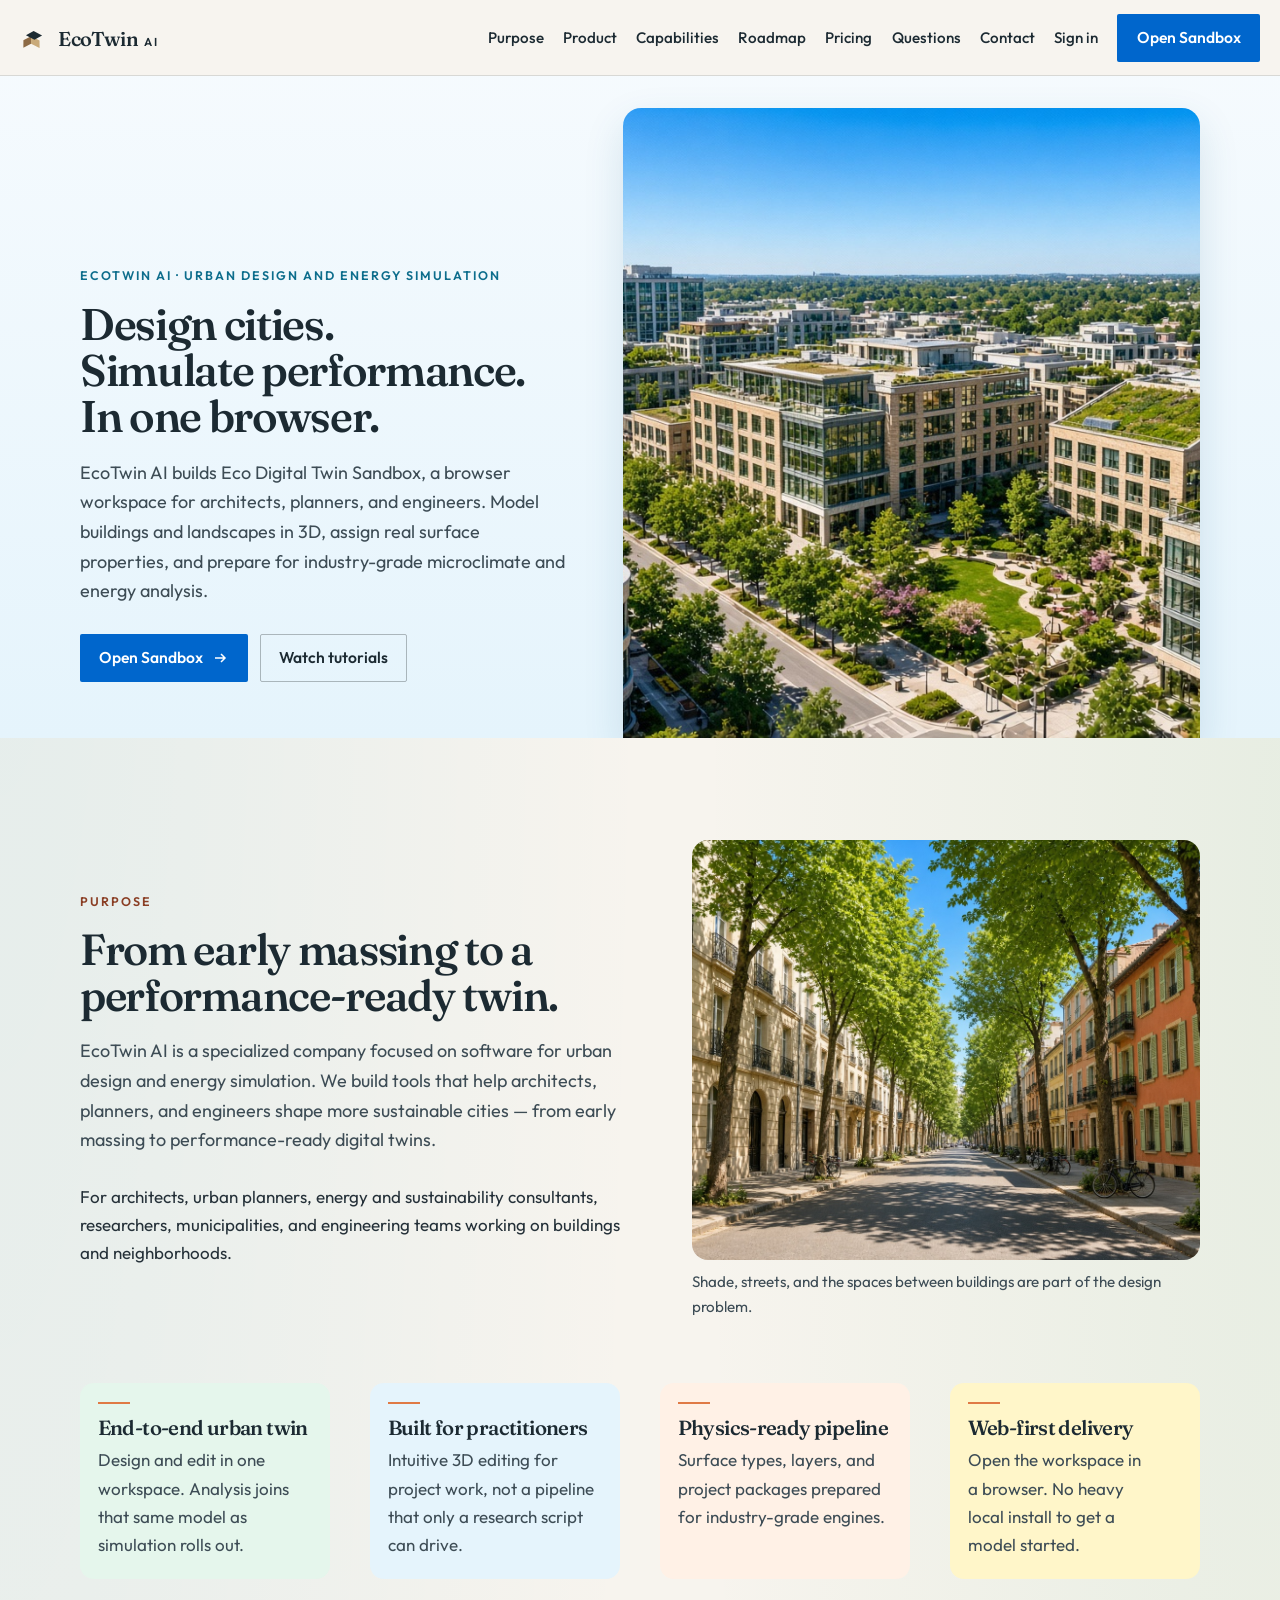
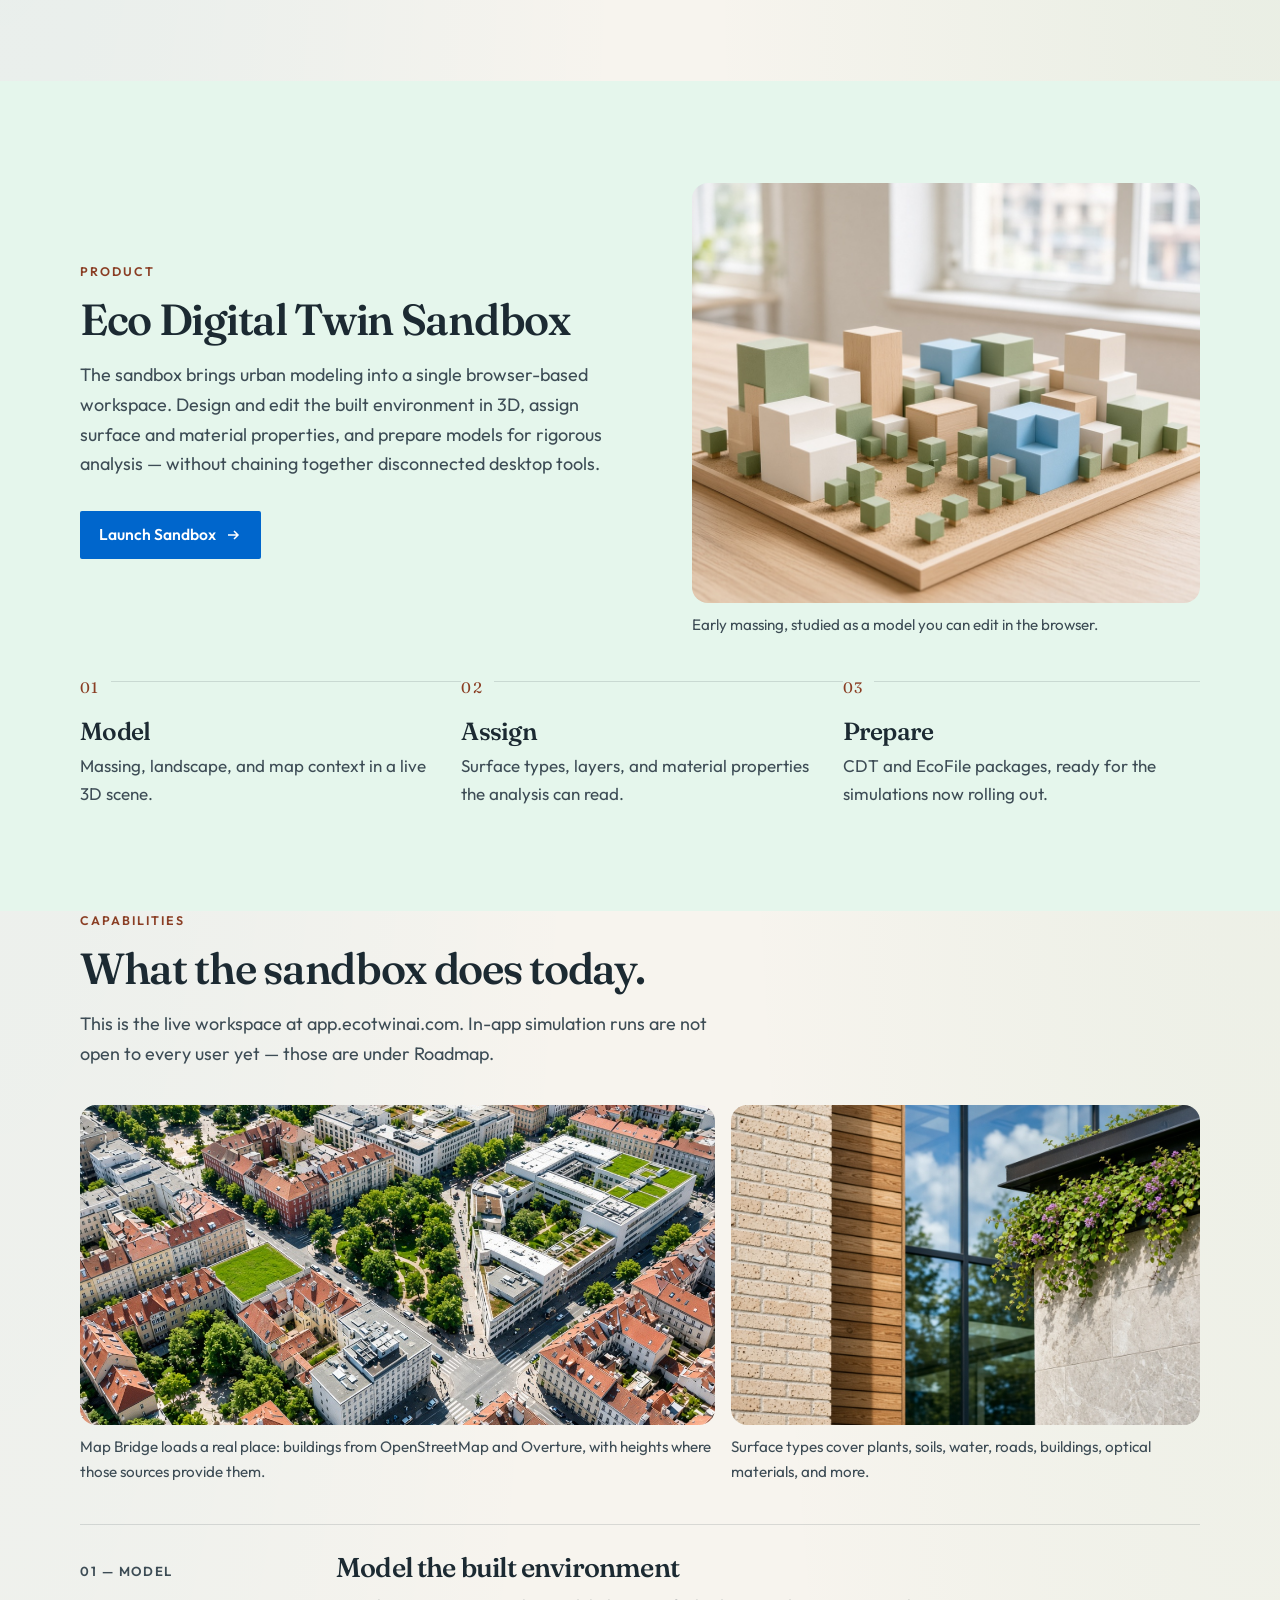
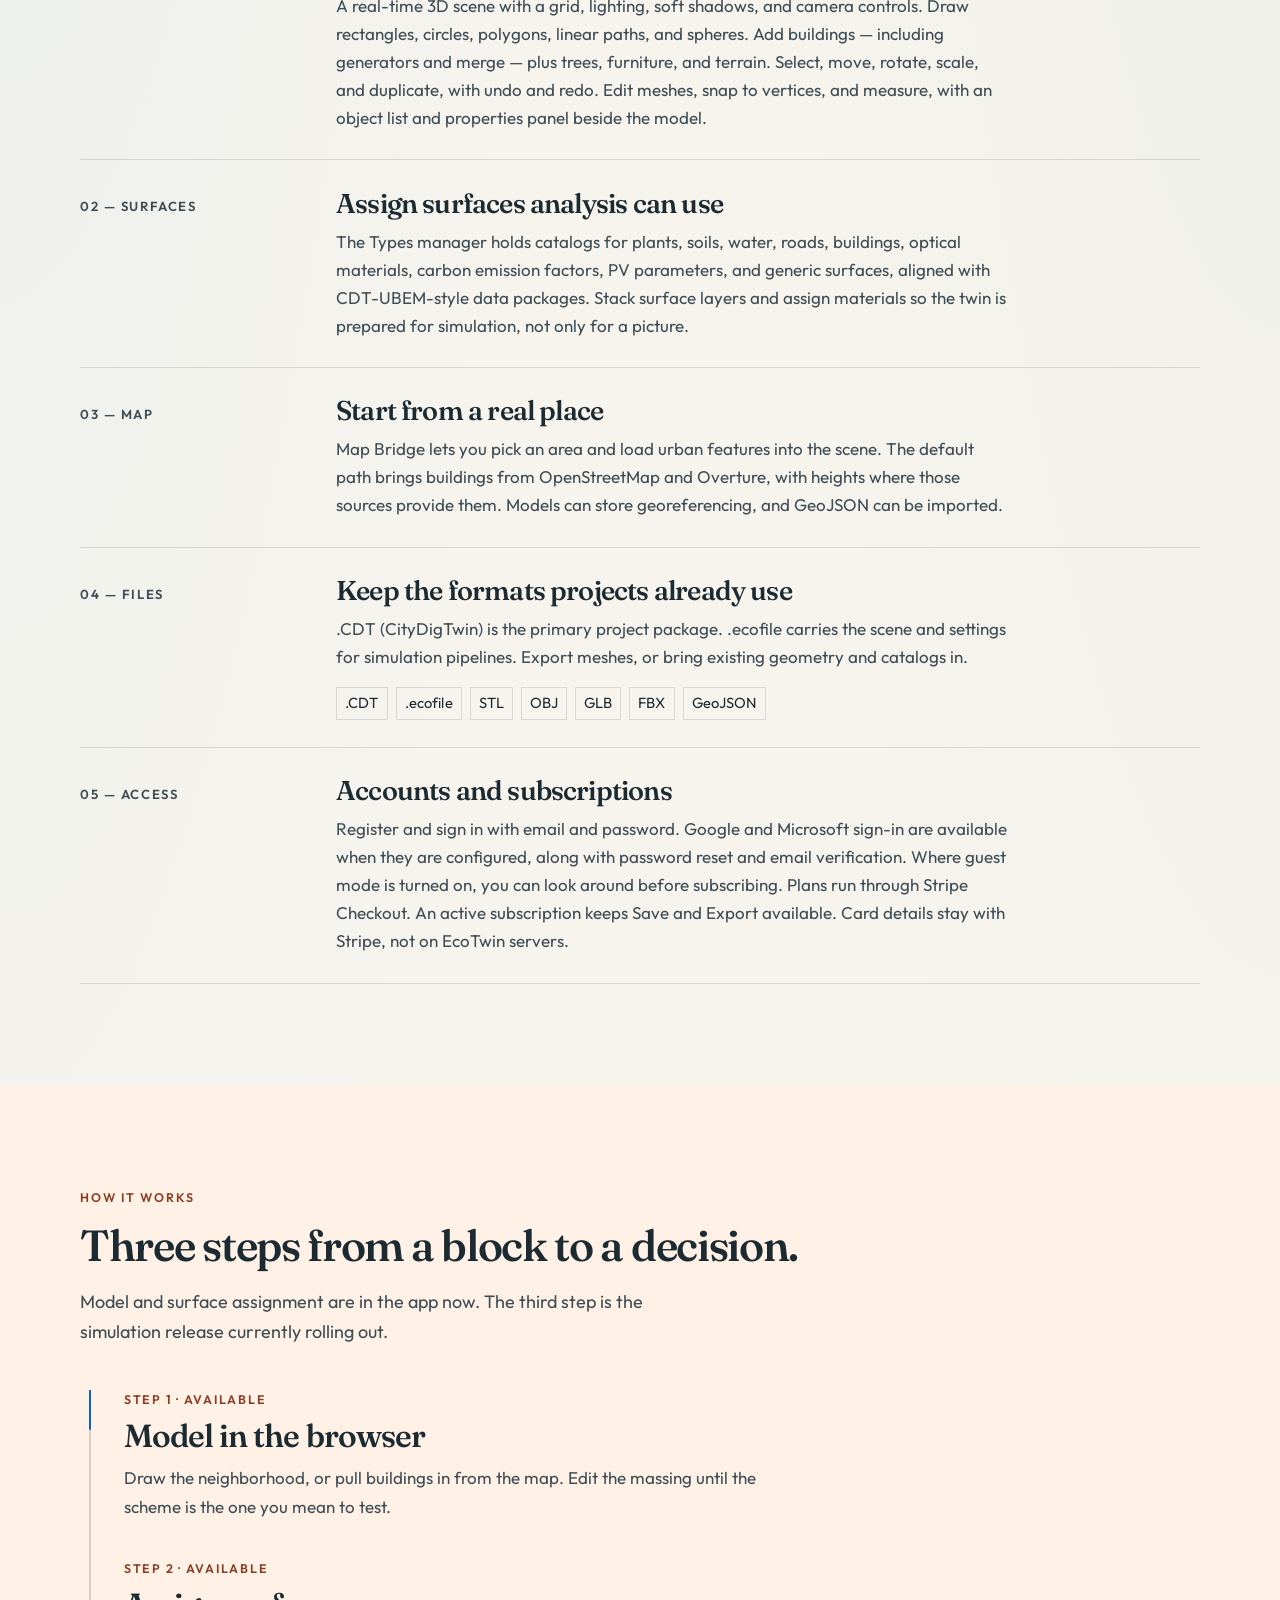
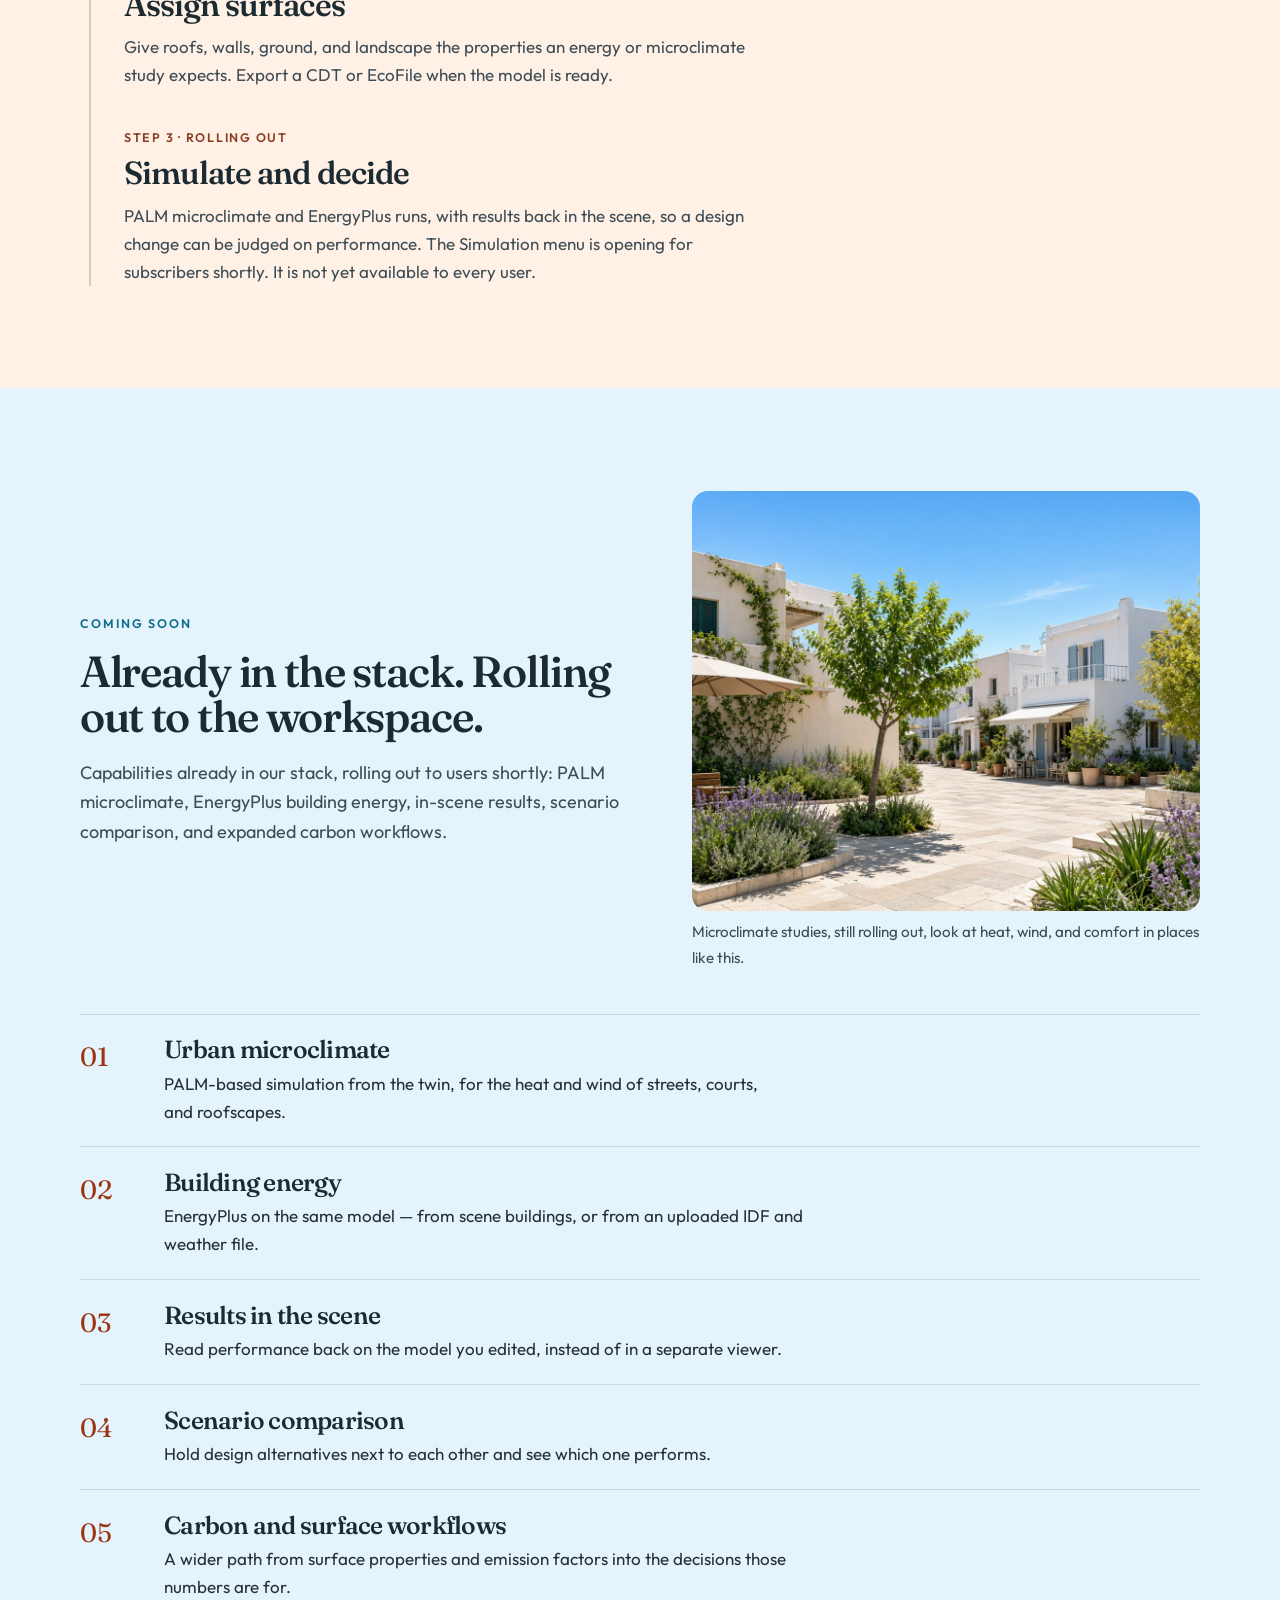
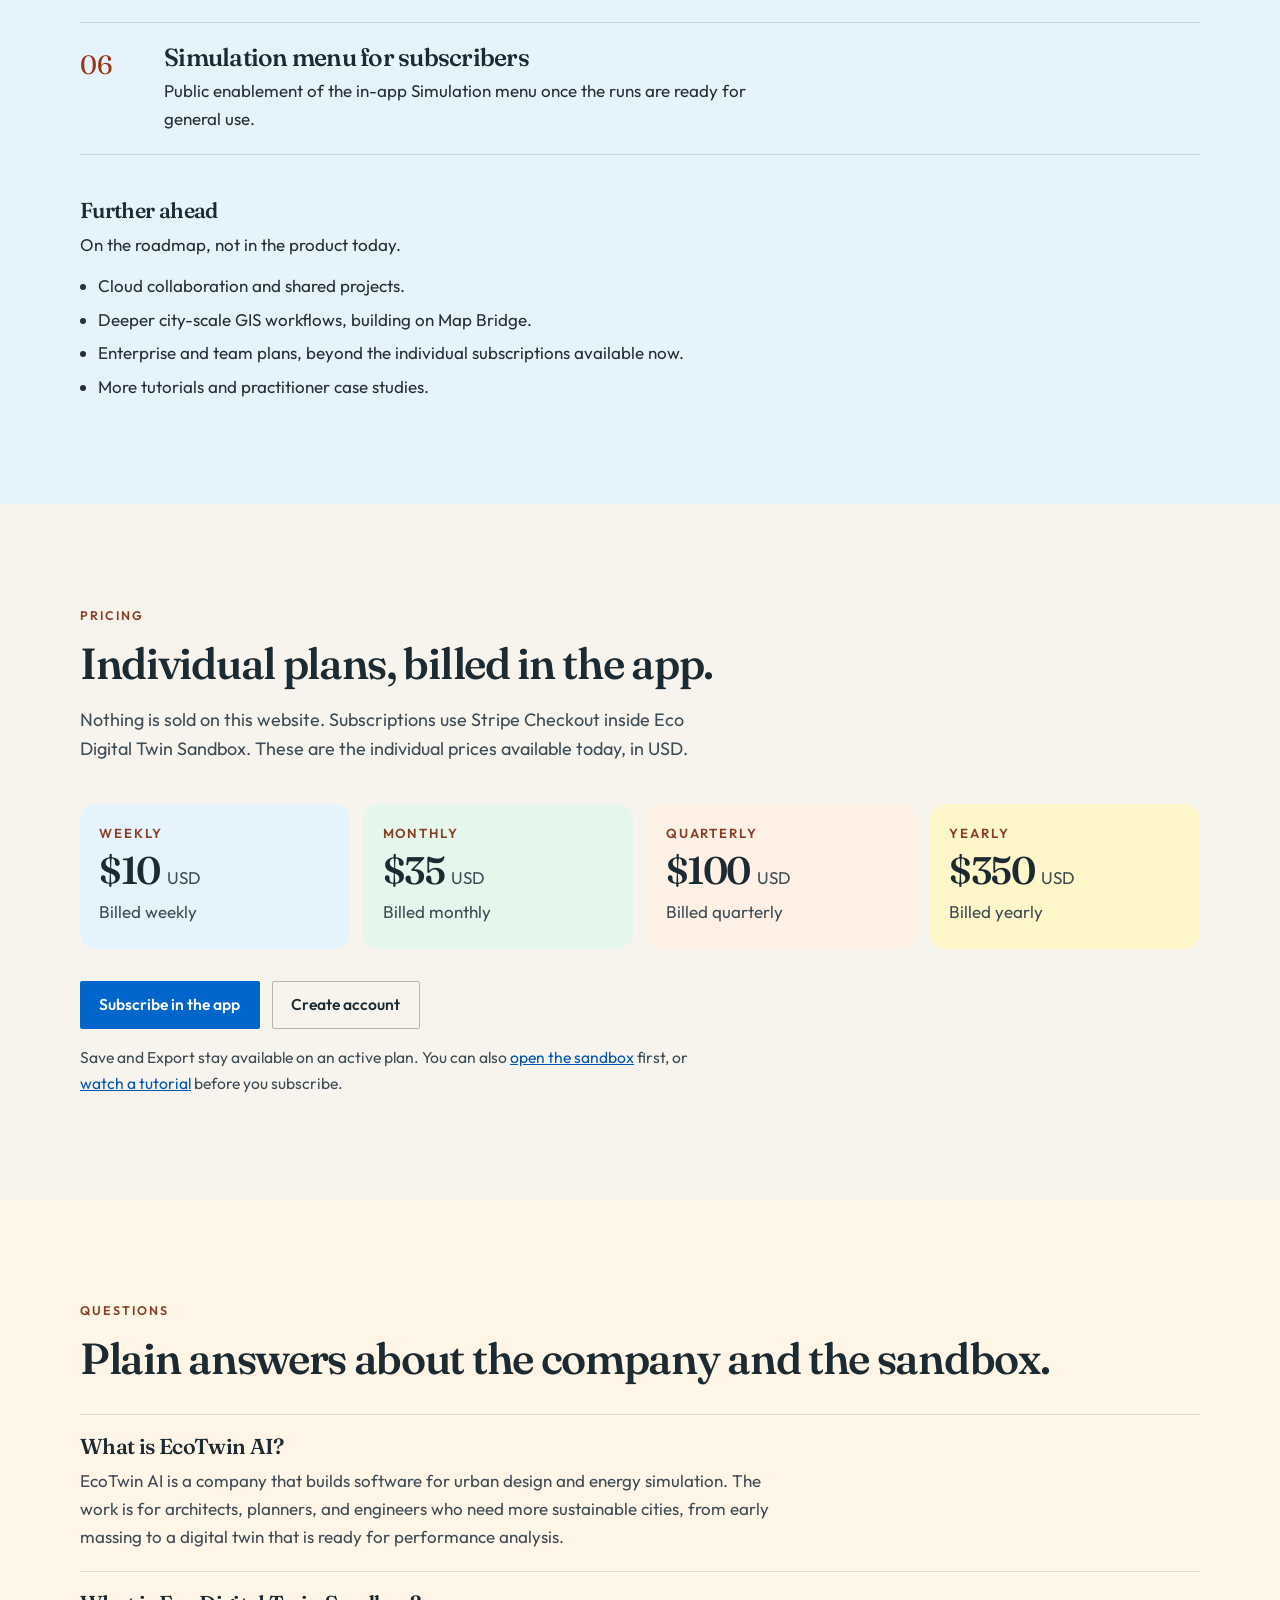
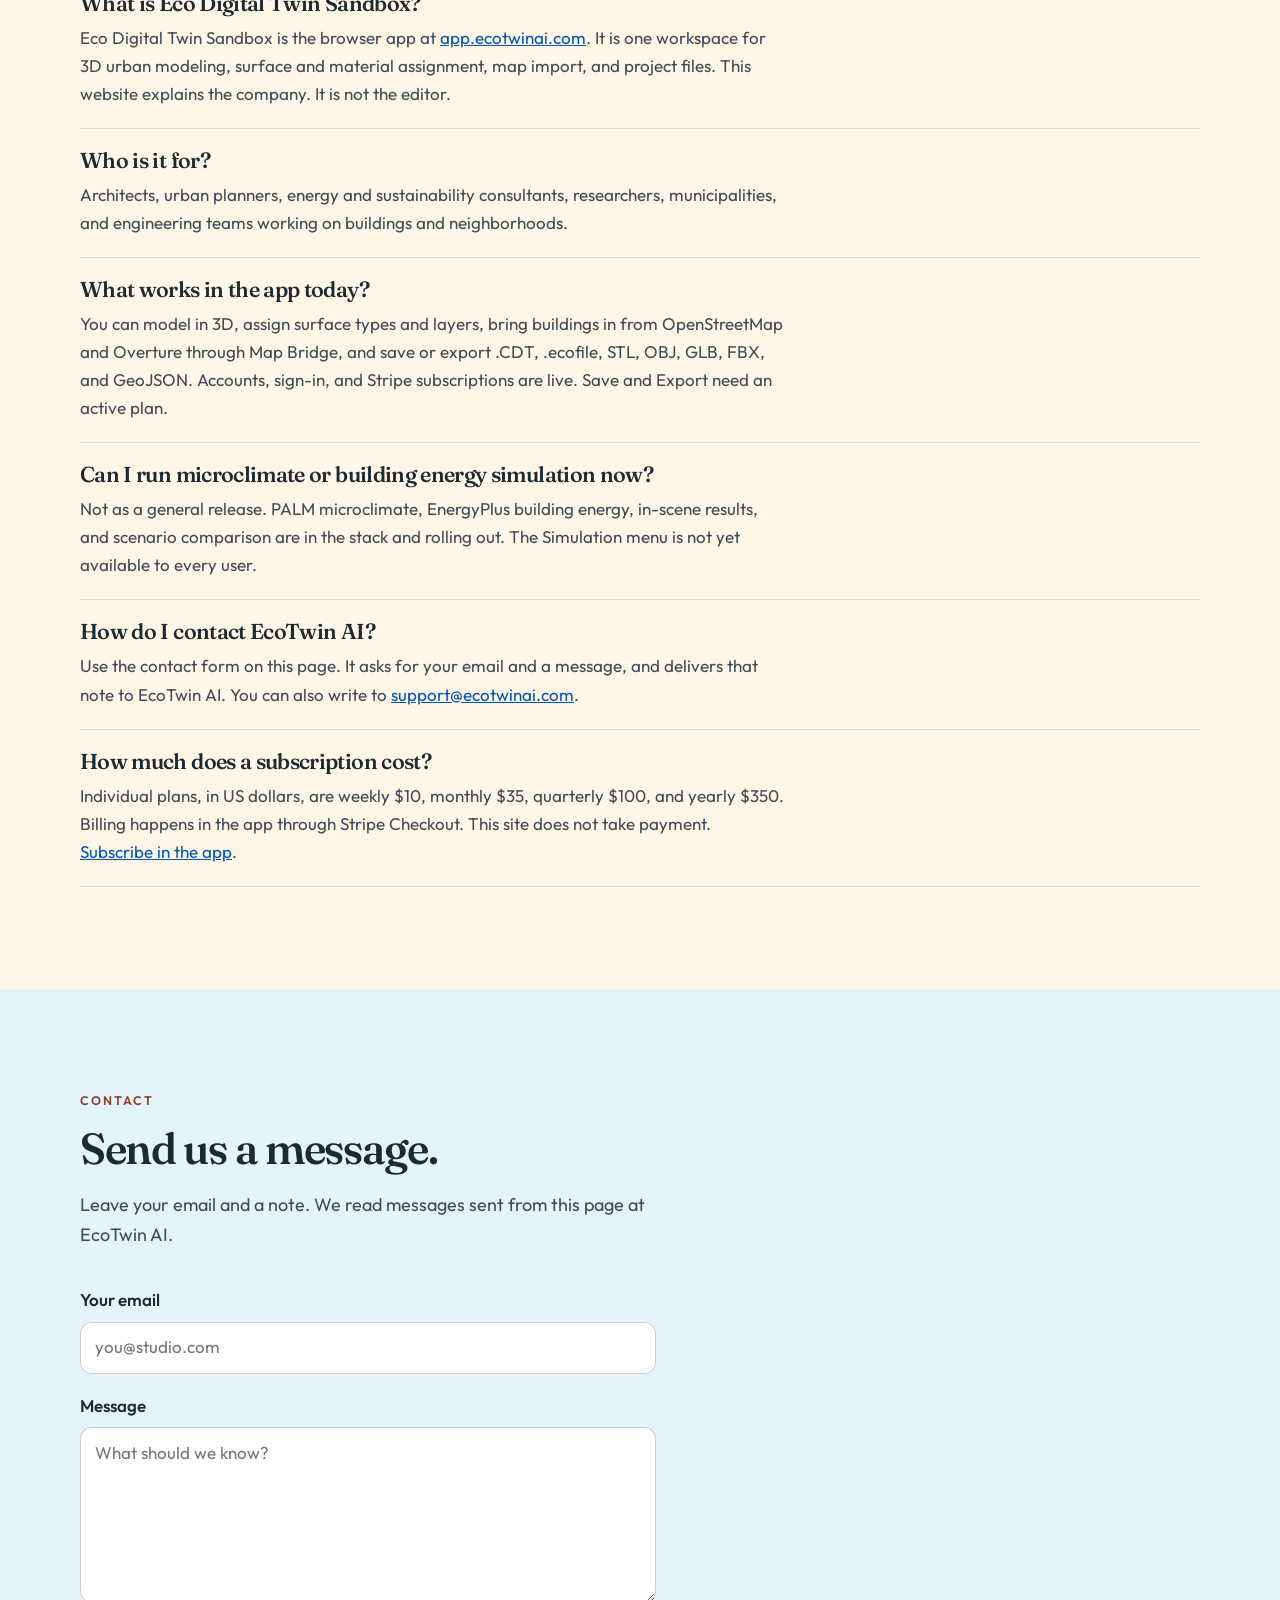
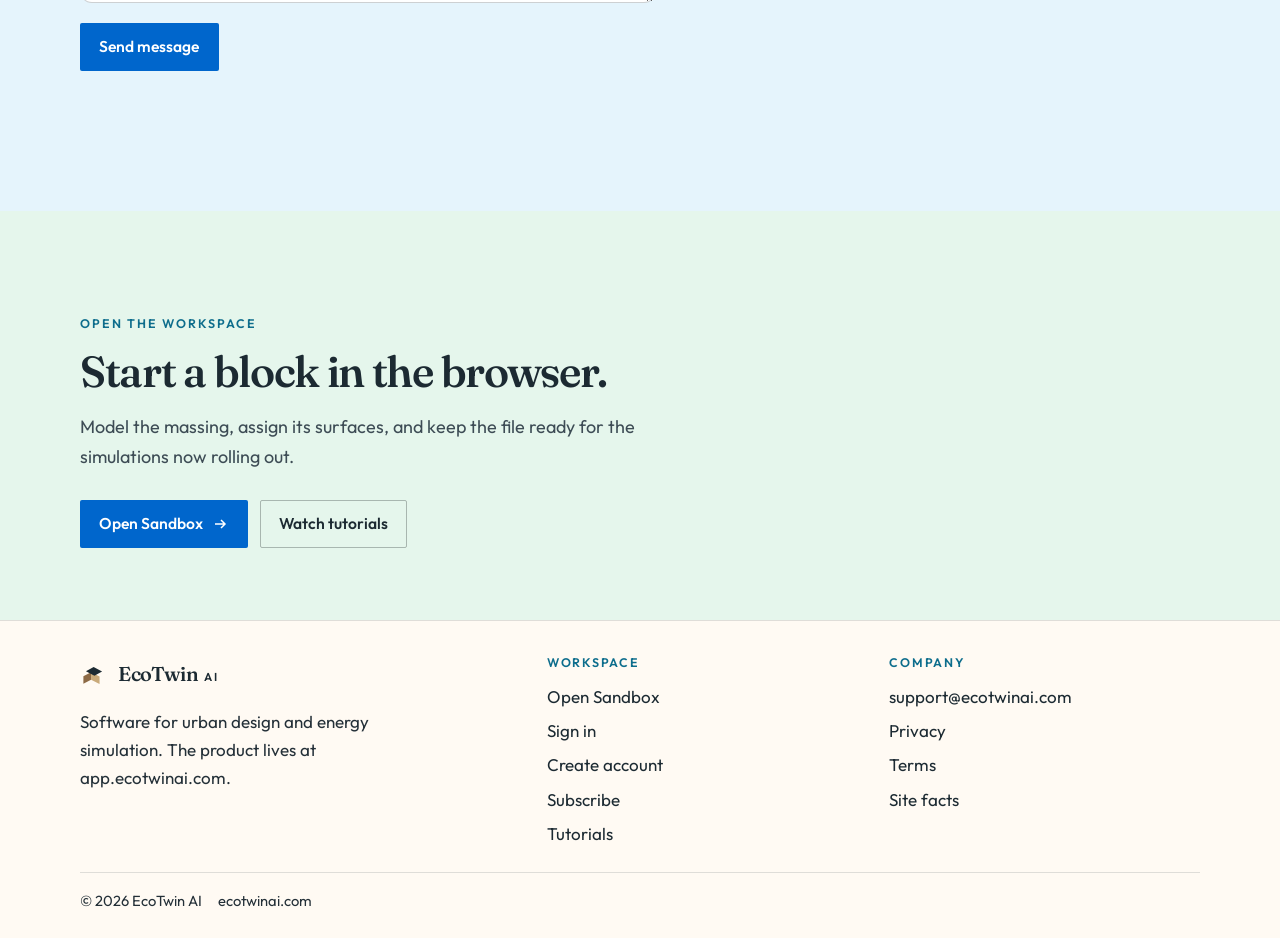
<file: index.html>
<!DOCTYPE html>
<html lang="en">
  <head>
    <meta charset="utf-8">
    <meta name="viewport" content="width=device-width, initial-scale=1">
    <title>EcoTwin AI — Urban Design &amp; Energy Simulation</title>
    <meta name="description" content="EcoTwin AI builds Eco Digital Twin Sandbox, a browser workspace where architects and planners model cities in 3D, assign surface properties, and prepare urban energy and microclimate studies.">
    <link rel="canonical" href="https://ecotwinai.com/">
    <meta name="robots" content="index, follow, max-image-preview:large">
    <meta name="theme-color" content="#e5f4fc">
    <meta property="og:type" content="website">
    <meta property="og:locale" content="en_US">
    <meta property="og:site_name" content="EcoTwin AI">
    <meta property="og:title" content="EcoTwin AI — Urban Design &amp; Energy Simulation">
    <meta property="og:description" content="Model buildings and landscapes in 3D, assign real surface properties, and prepare for microclimate and energy analysis. Open Eco Digital Twin Sandbox.">
    <meta property="og:url" content="https://ecotwinai.com/">
    <meta property="og:image" content="https://ecotwinai.com/images/hero-neighborhood.jpg">
    <meta property="og:image:alt" content="Daylight view of a mixed neighborhood with tree-lined streets, low and mid-rise buildings, and a small park.">
    <meta name="twitter:card" content="summary_large_image">
    <meta name="twitter:title" content="EcoTwin AI — Urban Design &amp; Energy Simulation">
    <meta name="twitter:description" content="A browser sandbox for sustainable urban design, from early massing to performance-ready digital twins.">
    <meta name="twitter:image" content="https://ecotwinai.com/images/hero-neighborhood.jpg">
    <meta name="twitter:image:alt" content="Daylight view of a mixed neighborhood with tree-lined streets, low and mid-rise buildings, and a small park.">
    <link rel="icon" href="favicon.svg" type="image/svg+xml">
    <link rel="preconnect" href="https://fonts.googleapis.com">
    <link rel="preconnect" href="https://fonts.gstatic.com" crossorigin>
    <link href="https://fonts.googleapis.com/css2?family=Fraunces:opsz,wght@9..144,500..650&family=Outfit:wght@400..600&display=swap" rel="stylesheet">
    <link rel="stylesheet" href="styles.css">
    <script type="application/ld+json">
      {
        "@context": "https://schema.org",
        "@graph": [
          {
            "@type": "Organization",
            "@id": "https://ecotwinai.com/#organization",
            "name": "EcoTwin AI",
            "url": "https://ecotwinai.com/",
            "email": "support@ecotwinai.com",
            "description": "EcoTwin AI builds software for urban design and energy simulation. The product is Eco Digital Twin Sandbox, a browser workspace for architects, planners, and engineers.",
            "logo": "https://ecotwinai.com/favicon.svg",
            "sameAs": ["https://www.youtube.com/@EcoTwinAI"]
          },
          {
            "@type": "WebSite",
            "@id": "https://ecotwinai.com/#website",
            "name": "EcoTwin AI",
            "url": "https://ecotwinai.com/",
            "description": "Company site for EcoTwin AI and Eco Digital Twin Sandbox.",
            "publisher": { "@id": "https://ecotwinai.com/#organization" },
            "inLanguage": "en"
          },
          {
            "@type": "SoftwareApplication",
            "@id": "https://app.ecotwinai.com/#sandbox",
            "name": "Eco Digital Twin Sandbox",
            "applicationCategory": "DesignApplication",
            "operatingSystem": "Web",
            "url": "https://app.ecotwinai.com",
            "description": "Browser-based 3D workspace for urban modeling, surface and material assignment, map import from OpenStreetMap and Overture, and project packages for energy and microclimate workflows.",
            "publisher": { "@id": "https://ecotwinai.com/#organization" },
            "offers": [
              { "@type": "Offer", "name": "Weekly", "price": "10", "priceCurrency": "USD", "url": "https://app.ecotwinai.com/auth/subscribe.html" },
              { "@type": "Offer", "name": "Monthly", "price": "35", "priceCurrency": "USD", "url": "https://app.ecotwinai.com/auth/subscribe.html" },
              { "@type": "Offer", "name": "Quarterly", "price": "100", "priceCurrency": "USD", "url": "https://app.ecotwinai.com/auth/subscribe.html" },
              { "@type": "Offer", "name": "Yearly", "price": "350", "priceCurrency": "USD", "url": "https://app.ecotwinai.com/auth/subscribe.html" }
            ]
          },
          {
            "@type": "FAQPage",
            "@id": "https://ecotwinai.com/#faq",
            "url": "https://ecotwinai.com/#questions",
            "mainEntity": [
              {
                "@type": "Question",
                "name": "What is EcoTwin AI?",
                "acceptedAnswer": {
                  "@type": "Answer",
                  "text": "EcoTwin AI is a company that builds software for urban design and energy simulation. It helps architects, planners, and engineers shape more sustainable cities, from early massing to performance-ready digital twins."
                }
              },
              {
                "@type": "Question",
                "name": "What is Eco Digital Twin Sandbox?",
                "acceptedAnswer": {
                  "@type": "Answer",
                  "text": "Eco Digital Twin Sandbox is EcoTwin AI's browser-based 3D workspace at https://app.ecotwinai.com. Users design and edit buildings and landscapes, assign surface and material properties, import map context, and prepare project files for analysis."
                }
              },
              {
                "@type": "Question",
                "name": "Who is it for?",
                "acceptedAnswer": {
                  "@type": "Answer",
                  "text": "Architects, urban planners, energy and sustainability consultants, researchers, municipalities, and engineering teams working on buildings and neighborhoods."
                }
              },
              {
                "@type": "Question",
                "name": "What works in the app today?",
                "acceptedAnswer": {
                  "@type": "Answer",
                  "text": "You can model in 3D, assign surface types and layers, bring buildings in from OpenStreetMap and Overture through Map Bridge, and save or export .CDT, .ecofile, STL, OBJ, GLB, FBX, and GeoJSON. Accounts, sign-in, and Stripe subscriptions are live. Save and Export need an active plan."
                }
              },
              {
                "@type": "Question",
                "name": "Can I run microclimate or building energy simulation now?",
                "acceptedAnswer": {
                  "@type": "Answer",
                  "text": "Not as a general release. PALM microclimate, EnergyPlus building energy, in-scene results, and scenario comparison are in the stack and rolling out. The Simulation menu is not yet available to every user."
                }
              },
              {
                "@type": "Question",
                "name": "How do I contact EcoTwin AI?",
                "acceptedAnswer": {
                  "@type": "Answer",
                  "text": "Use the contact form at https://ecotwinai.com/#contact. It asks for your email and a message and delivers them to EcoTwin AI. You can also write to support@ecotwinai.com."
                }
              },
              {
                "@type": "Question",
                "name": "How much does a subscription cost?",
                "acceptedAnswer": {
                  "@type": "Answer",
                  "text": "Individual plans, in US dollars, are weekly 10, monthly 35, quarterly 100, and yearly 350. Billing happens in the app through Stripe Checkout. This site does not take payment."
                }
              }
            ]
          }
        ]
      }
    </script>
  </head>
  <body>
    <a class="skip" href="#content">Skip to content</a>
    <header class="site-header" data-header>
      <div class="bar">
        <a class="logo" href="#top">
          <svg class="mark" viewBox="0 0 32 32" aria-hidden="true">
            <path d="M4 19.2 13 14.4 13 23.2 4 28Z" fill="#8d6a45"/>
            <path d="M13 14.4 23 19.4 23 28.2 13 23.2Z" fill="#c9aa7a"/>
            <path d="M7 13.2 16 8.2 26 13.6 17 18.6Z" fill="currentColor"/>
          </svg>
          <span>EcoTwin <span class="logo-ai">AI</span></span>
        </a>
        <a class="btn btn-primary header-cta" href="https://app.ecotwinai.com">Open Sandbox</a>
        <button class="nav-toggle" type="button" data-nav-toggle aria-expanded="false" aria-controls="site-nav">Menu</button>
        <nav class="site-nav" id="site-nav" data-nav aria-label="Primary">
          <a class="nav-link" href="#purpose">Purpose</a>
          <a class="nav-link" href="#product">Product</a>
          <a class="nav-link" href="#capabilities">Capabilities</a>
          <a class="nav-link" href="#roadmap">Roadmap</a>
          <a class="nav-link" href="#pricing">Pricing</a>
          <a class="nav-link" href="#questions">Questions</a>
          <a class="nav-link" href="#contact">Contact</a>
          <a class="nav-link" href="https://app.ecotwinai.com/auth/login.html">Sign in</a>
          <a class="btn btn-primary" href="https://app.ecotwinai.com">Open Sandbox</a>
        </nav>
      </div>
    </header>

    <main id="content">
      <section class="hero" id="top">
        <div class="wrap hero-layout">
          <div class="hero-copy">
            <p class="eyebrow">EcoTwin AI · Urban design and energy simulation</p>
            <h1>
              <span class="line">Design cities.</span>
              <span class="line">Simulate performance.</span>
              <span class="line">In one browser.</span>
            </h1>
            <p class="lede">EcoTwin AI builds Eco Digital Twin Sandbox, a browser workspace for architects, planners, and engineers. Model buildings and landscapes in 3D, assign real surface properties, and prepare for industry-grade microclimate and energy analysis.</p>
            <div class="hero-actions">
              <a class="btn btn-primary" href="https://app.ecotwinai.com">Open Sandbox <svg class="arrow" viewBox="0 0 16 16" aria-hidden="true"><path d="M3 8h10M9 4l4 4-4 4" fill="none" stroke="currentColor" stroke-width="1.5"/></svg></a>
              <a class="btn btn-ink" href="https://www.youtube.com/@EcoTwinAI" target="_blank" rel="noopener noreferrer">Watch tutorials<span class="sr-only"> (opens in a new tab)</span></a>
            </div>
          </div>
          <figure class="hero-photo">
            <img src="images/hero-neighborhood.jpg" width="1280" height="720" fetchpriority="high" decoding="async" alt="Daylight view of a mixed neighborhood with tree-lined streets, low and mid-rise buildings, and a small park.">
          </figure>
        </div>
      </section>

      <section class="section" id="purpose">
        <div class="wrap split">
          <div data-reveal>
            <p class="eyebrow">Purpose</p>
            <h2>From early massing to a performance-ready twin.</h2>
            <p class="lede">EcoTwin AI is a specialized company focused on software for urban design and energy simulation. We build tools that help architects, planners, and engineers shape more sustainable cities — from early massing to performance-ready digital twins.</p>
            <p class="audience">For architects, urban planners, energy and sustainability consultants, researchers, municipalities, and engineering teams working on buildings and neighborhoods.</p>
          </div>
          <figure class="figure" data-reveal>
            <img src="images/street-canopy.jpg" width="1152" height="864" alt="A sunny city street shaded by trees, with buildings in stone, terracotta, and pale green." loading="lazy" decoding="async">
            <figcaption>Shade, streets, and the spaces between buildings are part of the design problem.</figcaption>
          </figure>
        </div>
        <div class="wrap">
          <ul class="diffs">
            <li data-reveal style="--d:0.05s">
              <h3>End-to-end urban twin</h3>
              <p>Design and edit in one workspace. Analysis joins that same model as simulation rolls out.</p>
            </li>
            <li data-reveal style="--d:0.1s">
              <h3>Built for practitioners</h3>
              <p>Intuitive 3D editing for project work, not a pipeline that only a research script can drive.</p>
            </li>
            <li data-reveal style="--d:0.15s">
              <h3>Physics-ready pipeline</h3>
              <p>Surface types, layers, and project packages prepared for industry-grade engines.</p>
            </li>
            <li data-reveal style="--d:0.2s">
              <h3>Web-first delivery</h3>
              <p>Open the workspace in a browser. No heavy local install to get a model started.</p>
            </li>
          </ul>
        </div>
      </section>

      <section class="section tint-sage" id="product">
        <div class="wrap split">
          <div data-reveal>
            <p class="eyebrow">Product</p>
            <h2>Eco Digital Twin Sandbox</h2>
            <p class="lede">The sandbox brings urban modeling into a single browser-based workspace. Design and edit the built environment in 3D, assign surface and material properties, and prepare models for rigorous analysis — without chaining together disconnected desktop tools.</p>
            <p class="product-cta"><a class="btn btn-primary" href="https://app.ecotwinai.com">Launch Sandbox <svg class="arrow" viewBox="0 0 16 16" aria-hidden="true"><path d="M3 8h10M9 4l4 4-4 4" fill="none" stroke="currentColor" stroke-width="1.5"/></svg></a></p>
          </div>
          <figure class="figure" data-reveal>
            <img src="images/massing-model.jpg" width="1152" height="864" alt="A colorful architectural massing model of a city block, with blocks in sand, sage, and blue on a light table." loading="lazy" decoding="async">
            <figcaption>Early massing, studied as a model you can edit in the browser.</figcaption>
          </figure>
        </div>
        <div class="wrap">
          <ol class="pipeline" data-reveal>
            <li>
              <span class="idx">01</span>
              <h3>Model</h3>
              <p>Massing, landscape, and map context in a live 3D scene.</p>
            </li>
            <li>
              <span class="idx">02</span>
              <h3>Assign</h3>
              <p>Surface types, layers, and material properties the analysis can read.</p>
            </li>
            <li>
              <span class="idx">03</span>
              <h3>Prepare</h3>
              <p>CDT and EcoFile packages, ready for the simulations now rolling out.</p>
            </li>
          </ol>
        </div>
      </section>

      <section class="section" id="capabilities" style="padding-top: 0">
        <div class="wrap">
          <div data-reveal>
            <p class="eyebrow">Capabilities</p>
            <h2>What the sandbox does today.</h2>
            <p class="lede">This is the live workspace at app.ecotwinai.com. In-app simulation runs are not open to every user yet — those are under Roadmap.</p>
          </div>
          <div class="pair" data-reveal>
            <figure class="figure">
              <img src="images/city-blocks.jpg" width="1152" height="864" alt="Overhead view of city blocks, streets, courtyards, and small parks in daylight." loading="lazy" decoding="async">
              <figcaption>Map Bridge loads a real place: buildings from OpenStreetMap and Overture, with heights where those sources provide them.</figcaption>
            </figure>
            <figure class="figure">
              <img src="images/building-surfaces.jpg" width="1152" height="864" alt="Close view of brick, timber, glass, stone, and a planted roof edge in daylight." loading="lazy" decoding="async">
              <figcaption>Surface types cover plants, soils, water, roads, buildings, optical materials, and more.</figcaption>
            </figure>
          </div>
          <div class="cap-list">
            <article class="cap" data-reveal>
              <p class="cap-label">01 — Model</p>
              <div>
                <h3>Model the built environment</h3>
                <p>A real-time 3D scene with a grid, lighting, soft shadows, and camera controls. Draw rectangles, circles, polygons, linear paths, and spheres. Add buildings — including generators and merge — plus trees, furniture, and terrain. Select, move, rotate, scale, and duplicate, with undo and redo. Edit meshes, snap to vertices, and measure, with an object list and properties panel beside the model.</p>
              </div>
            </article>
            <article class="cap" data-reveal>
              <p class="cap-label">02 — Surfaces</p>
              <div>
                <h3>Assign surfaces analysis can use</h3>
                <p>The Types manager holds catalogs for plants, soils, water, roads, buildings, optical materials, carbon emission factors, PV parameters, and generic surfaces, aligned with CDT-UBEM-style data packages. Stack surface layers and assign materials so the twin is prepared for simulation, not only for a picture.</p>
              </div>
            </article>
            <article class="cap" data-reveal>
              <p class="cap-label">03 — Map</p>
              <div>
                <h3>Start from a real place</h3>
                <p>Map Bridge lets you pick an area and load urban features into the scene. The default path brings buildings from OpenStreetMap and Overture, with heights where those sources provide them. Models can store georeferencing, and GeoJSON can be imported.</p>
              </div>
            </article>
            <article class="cap" data-reveal>
              <p class="cap-label">04 — Files</p>
              <div>
                <h3>Keep the formats projects already use</h3>
                <p>.CDT (CityDigTwin) is the primary project package. .ecofile carries the scene and settings for simulation pipelines. Export meshes, or bring existing geometry and catalogs in.</p>
                <ul class="formats">
                  <li>.CDT</li>
                  <li>.ecofile</li>
                  <li>STL</li>
                  <li>OBJ</li>
                  <li>GLB</li>
                  <li>FBX</li>
                  <li>GeoJSON</li>
                </ul>
              </div>
            </article>
            <article class="cap" data-reveal>
              <p class="cap-label">05 — Access</p>
              <div>
                <h3>Accounts and subscriptions</h3>
                <p>Register and sign in with email and password. Google and Microsoft sign-in are available when they are configured, along with password reset and email verification. Where guest mode is turned on, you can look around before subscribing. Plans run through Stripe Checkout. An active subscription keeps Save and Export available. Card details stay with Stripe, not on EcoTwin servers.</p>
              </div>
            </article>
          </div>
        </div>
      </section>

      <section class="section method" id="method">
        <div class="wrap">
          <div data-reveal>
            <p class="eyebrow">How it works</p>
            <h2>Three steps from a block to a decision.</h2>
            <p class="lede">Model and surface assignment are in the app now. The third step is the simulation release currently rolling out.</p>
          </div>
          <div class="steps" data-steps>
            <div class="steps-rail" aria-hidden="true"><span class="steps-fill" data-steps-fill></span></div>
            <ol class="step-list">
              <li data-step>
                <p class="step-kicker">Step 1 · Available</p>
                <h3>Model in the browser</h3>
                <p>Draw the neighborhood, or pull buildings in from the map. Edit the massing until the scheme is the one you mean to test.</p>
              </li>
              <li data-step>
                <p class="step-kicker">Step 2 · Available</p>
                <h3>Assign surfaces</h3>
                <p>Give roofs, walls, ground, and landscape the properties an energy or microclimate study expects. Export a CDT or EcoFile when the model is ready.</p>
              </li>
              <li data-step>
                <p class="step-kicker">Step 3 · Rolling out</p>
                <h3>Simulate and decide</h3>
                <p>PALM microclimate and EnergyPlus runs, with results back in the scene, so a design change can be judged on performance. The Simulation menu is opening for subscribers shortly. It is not yet available to every user.</p>
              </li>
            </ol>
          </div>
        </div>
      </section>

      <section class="section band" id="roadmap">
        <div class="wrap split">
          <div data-reveal>
            <p class="eyebrow">Coming soon</p>
            <h2>Already in the stack. Rolling out to the workspace.</h2>
            <p class="lede">Capabilities already in our stack, rolling out to users shortly: PALM microclimate, EnergyPlus building energy, in-scene results, scenario comparison, and expanded carbon workflows.</p>
          </div>
          <figure class="figure" data-reveal>
            <img src="images/sunlit-court.jpg" width="1152" height="864" alt="A sunny urban courtyard with a tree, pale paving, and buildings catching both sun and shade." loading="lazy" decoding="async">
            <figcaption>Microclimate studies, still rolling out, look at heat, wind, and comfort in places like this.</figcaption>
          </figure>
        </div>
        <div class="wrap">
          <ol class="roadmap">
            <li data-reveal>
              <span class="num">01</span>
              <div>
                <h3>Urban microclimate</h3>
                <p>PALM-based simulation from the twin, for the heat and wind of streets, courts, and roofscapes.</p>
              </div>
            </li>
            <li data-reveal>
              <span class="num">02</span>
              <div>
                <h3>Building energy</h3>
                <p>EnergyPlus on the same model — from scene buildings, or from an uploaded IDF and weather file.</p>
              </div>
            </li>
            <li data-reveal>
              <span class="num">03</span>
              <div>
                <h3>Results in the scene</h3>
                <p>Read performance back on the model you edited, instead of in a separate viewer.</p>
              </div>
            </li>
            <li data-reveal>
              <span class="num">04</span>
              <div>
                <h3>Scenario comparison</h3>
                <p>Hold design alternatives next to each other and see which one performs.</p>
              </div>
            </li>
            <li data-reveal>
              <span class="num">05</span>
              <div>
                <h3>Carbon and surface workflows</h3>
                <p>A wider path from surface properties and emission factors into the decisions those numbers are for.</p>
              </div>
            </li>
            <li data-reveal>
              <span class="num">06</span>
              <div>
                <h3>Simulation menu for subscribers</h3>
                <p>Public enablement of the in-app Simulation menu once the runs are ready for general use.</p>
              </div>
            </li>
          </ol>
          <div class="ahead" data-reveal>
            <h3>Further ahead</h3>
            <p>On the roadmap, not in the product today.</p>
            <ul>
              <li>Cloud collaboration and shared projects.</li>
              <li>Deeper city-scale GIS workflows, building on Map Bridge.</li>
              <li>Enterprise and team plans, beyond the individual subscriptions available now.</li>
              <li>More tutorials and practitioner case studies.</li>
            </ul>
          </div>
        </div>
      </section>

      <section class="section" id="pricing">
        <div class="wrap">
          <div data-reveal>
            <p class="eyebrow">Pricing</p>
            <h2>Individual plans, billed in the app.</h2>
            <p class="lede">Nothing is sold on this website. Subscriptions use Stripe Checkout inside Eco Digital Twin Sandbox. These are the individual prices available today, in USD.</p>
          </div>
          <ul class="plans" data-reveal>
            <li>
              <h3>Weekly</h3>
              <p class="price"><strong>$10</strong> <span>USD</span></p>
              <p>Billed weekly</p>
            </li>
            <li>
              <h3>Monthly</h3>
              <p class="price"><strong>$35</strong> <span>USD</span></p>
              <p>Billed monthly</p>
            </li>
            <li>
              <h3>Quarterly</h3>
              <p class="price"><strong>$100</strong> <span>USD</span></p>
              <p>Billed quarterly</p>
            </li>
            <li>
              <h3>Yearly</h3>
              <p class="price"><strong>$350</strong> <span>USD</span></p>
              <p>Billed yearly</p>
            </li>
          </ul>
          <div class="price-actions" data-reveal>
            <a class="btn btn-primary" href="https://app.ecotwinai.com/auth/subscribe.html">Subscribe in the app</a>
            <a class="btn btn-ink" href="https://app.ecotwinai.com/auth/register.html">Create account</a>
          </div>
          <p class="fine">Save and Export stay available on an active plan. You can also <a href="https://app.ecotwinai.com">open the sandbox</a> first, or <a href="https://www.youtube.com/@EcoTwinAI" target="_blank" rel="noopener noreferrer">watch a tutorial<span class="sr-only"> (opens in a new tab)</span></a> before you subscribe.</p>
        </div>
      </section>

      <section class="section tint-sand" id="questions">
        <div class="wrap">
          <div data-reveal>
            <p class="eyebrow">Questions</p>
            <h2>Plain answers about the company and the sandbox.</h2>
          </div>
          <div class="faq">
            <article>
              <h3>What is EcoTwin AI?</h3>
              <p>EcoTwin AI is a company that builds software for urban design and energy simulation. The work is for architects, planners, and engineers who need more sustainable cities, from early massing to a digital twin that is ready for performance analysis.</p>
            </article>
            <article>
              <h3>What is Eco Digital Twin Sandbox?</h3>
              <p>Eco Digital Twin Sandbox is the browser app at <a href="https://app.ecotwinai.com">app.ecotwinai.com</a>. It is one workspace for 3D urban modeling, surface and material assignment, map import, and project files. This website explains the company. It is not the editor.</p>
            </article>
            <article>
              <h3>Who is it for?</h3>
              <p>Architects, urban planners, energy and sustainability consultants, researchers, municipalities, and engineering teams working on buildings and neighborhoods.</p>
            </article>
            <article>
              <h3>What works in the app today?</h3>
              <p>You can model in 3D, assign surface types and layers, bring buildings in from OpenStreetMap and Overture through Map Bridge, and save or export .CDT, .ecofile, STL, OBJ, GLB, FBX, and GeoJSON. Accounts, sign-in, and Stripe subscriptions are live. Save and Export need an active plan.</p>
            </article>
            <article>
              <h3>Can I run microclimate or building energy simulation now?</h3>
              <p>Not as a general release. PALM microclimate, EnergyPlus building energy, in-scene results, and scenario comparison are in the stack and rolling out. The Simulation menu is not yet available to every user.</p>
            </article>
            <article>
              <h3>How do I contact EcoTwin AI?</h3>
              <p>Use the contact form on this page. It asks for your email and a message, and delivers that note to EcoTwin AI. You can also write to <a href="mailto:support@ecotwinai.com">support@ecotwinai.com</a>.</p>
            </article>
            <article>
              <h3>How much does a subscription cost?</h3>
              <p>Individual plans, in US dollars, are weekly $10, monthly $35, quarterly $100, and yearly $350. Billing happens in the app through Stripe Checkout. This site does not take payment. <a href="https://app.ecotwinai.com/auth/subscribe.html">Subscribe in the app</a>.</p>
            </article>
          </div>
        </div>
      </section>

      <section class="section tint-sky" id="contact">
        <div class="wrap">
          <div data-reveal>
            <p class="eyebrow">Contact</p>
            <h2>Send us a message.</h2>
            <p class="lede">Leave your email and a note. We read messages sent from this page at EcoTwin AI.</p>
          </div>
          <form class="contact-form" id="contact-form" action="https://api.web3forms.com/submit" method="POST" novalidate>
            <input type="hidden" name="access_key" value="86086a20-506e-4ba7-b3a5-5eba20154818">
            <input type="hidden" name="subject" value="Message from ecotwinai.com">
            <input type="hidden" name="from_name" value="EcoTwin AI website">
            <input type="checkbox" name="botcheck" class="hp" tabindex="-1" autocomplete="off" aria-hidden="true">
            <label for="contact-email">Your email</label>
            <input id="contact-email" name="email" type="email" autocomplete="email" inputmode="email" required maxlength="200" placeholder="you@studio.com">
            <label for="contact-message">Message</label>
            <textarea id="contact-message" name="message" required minlength="8" maxlength="4000" rows="6" placeholder="What should we know?"></textarea>
            <div class="contact-actions">
              <button class="btn btn-primary" type="submit">Send message</button>
            </div>
            <p class="form-status" id="contact-status" role="status" aria-live="polite"></p>
          </form>
        </div>
      </section>

      <section class="close" id="start">
        <div class="wrap">
          <p class="eyebrow">Open the workspace</p>
          <h2>Start a block in the browser.</h2>
          <p class="lede">Model the massing, assign its surfaces, and keep the file ready for the simulations now rolling out.</p>
          <div class="close-actions">
            <a class="btn btn-primary" href="https://app.ecotwinai.com">Open Sandbox <svg class="arrow" viewBox="0 0 16 16" aria-hidden="true"><path d="M3 8h10M9 4l4 4-4 4" fill="none" stroke="currentColor" stroke-width="1.5"/></svg></a>
            <a class="btn btn-ink" href="https://www.youtube.com/@EcoTwinAI" target="_blank" rel="noopener noreferrer">Watch tutorials<span class="sr-only"> (opens in a new tab)</span></a>
          </div>
        </div>
      </section>
    </main>

    <footer class="site-footer">
      <div class="wrap foot-grid">
        <div class="foot-brand">
          <a class="logo" href="#top">
            <svg class="mark" viewBox="0 0 32 32" aria-hidden="true">
              <path d="M4 19.2 13 14.4 13 23.2 4 28Z" fill="#8d6a45"/>
              <path d="M13 14.4 23 19.4 23 28.2 13 23.2Z" fill="#c9aa7a"/>
              <path d="M7 13.2 16 8.2 26 13.6 17 18.6Z" fill="#1c2a32"/>
            </svg>
            <span>EcoTwin <span class="logo-ai">AI</span></span>
          </a>
          <p>Software for urban design and energy simulation. The product lives at app.ecotwinai.com.</p>
        </div>
        <div>
          <h2>Workspace</h2>
          <ul>
            <li><a href="https://app.ecotwinai.com">Open Sandbox</a></li>
            <li><a href="https://app.ecotwinai.com/auth/login.html">Sign in</a></li>
            <li><a href="https://app.ecotwinai.com/auth/register.html">Create account</a></li>
            <li><a href="https://app.ecotwinai.com/auth/subscribe.html">Subscribe</a></li>
            <li><a href="https://www.youtube.com/@EcoTwinAI" target="_blank" rel="noopener noreferrer">Tutorials<span class="sr-only"> (opens in a new tab)</span></a></li>
          </ul>
        </div>
        <div>
          <h2>Company</h2>
          <ul>
            <li><a href="mailto:support@ecotwinai.com">support@ecotwinai.com</a></li>
            <li><a href="privacy.html">Privacy</a></li>
            <li><a href="terms.html">Terms</a></li>
            <li><a href="llms.txt">Site facts</a></li>
          </ul>
        </div>
      </div>
      <div class="wrap legal-line">
        <span>© 2026 EcoTwin AI</span>
        <span>ecotwinai.com</span>
      </div>
    </footer>
    <script src="main.js"></script>
  </body>
</html>
</file>
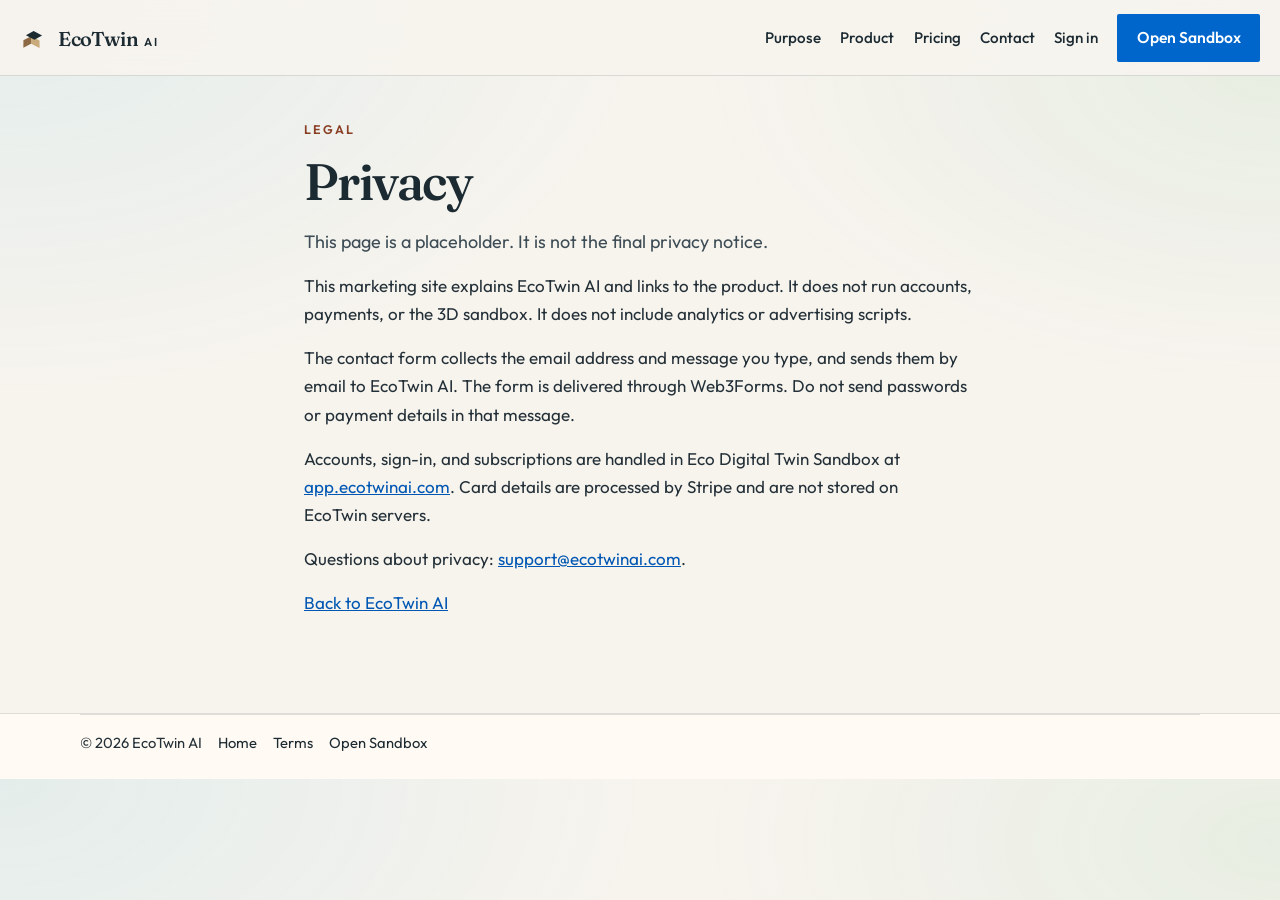
<file: privacy.html>
<!DOCTYPE html>
<html lang="en">
  <head>
    <meta charset="utf-8">
    <meta name="viewport" content="width=device-width, initial-scale=1">
    <title>Privacy — EcoTwin AI</title>
    <meta name="description" content="Privacy notice placeholder for the EcoTwin AI marketing site. Accounts and billing are handled in the app.">
    <link rel="canonical" href="https://ecotwinai.com/privacy.html">
    <meta name="theme-color" content="#f7f4ee">
    <link rel="icon" href="favicon.svg" type="image/svg+xml">
    <link rel="preconnect" href="https://fonts.googleapis.com">
    <link rel="preconnect" href="https://fonts.gstatic.com" crossorigin>
    <link href="https://fonts.googleapis.com/css2?family=Fraunces:opsz,wght@9..144,500..650&family=Outfit:wght@400..600&display=swap" rel="stylesheet">
    <link rel="stylesheet" href="styles.css">
  </head>
  <body class="doc-page">
    <a class="skip" href="#content">Skip to content</a>
    <header class="site-header" data-header>
      <div class="bar">
        <a class="logo" href="index.html">
          <svg class="mark" viewBox="0 0 32 32" aria-hidden="true">
            <path d="M4 19.2 13 14.4 13 23.2 4 28Z" fill="#8d6a45"/>
            <path d="M13 14.4 23 19.4 23 28.2 13 23.2Z" fill="#c9aa7a"/>
            <path d="M7 13.2 16 8.2 26 13.6 17 18.6Z" fill="currentColor"/>
          </svg>
          <span>EcoTwin <span class="logo-ai">AI</span></span>
        </a>
        <a class="btn btn-primary header-cta" href="https://app.ecotwinai.com">Open Sandbox</a>
        <button class="nav-toggle" type="button" data-nav-toggle aria-expanded="false" aria-controls="site-nav">Menu</button>
        <nav class="site-nav" id="site-nav" data-nav aria-label="Primary">
          <a class="nav-link" href="index.html#purpose">Purpose</a>
          <a class="nav-link" href="index.html#product">Product</a>
          <a class="nav-link" href="index.html#pricing">Pricing</a>
          <a class="nav-link" href="index.html#contact">Contact</a>
          <a class="nav-link" href="https://app.ecotwinai.com/auth/login.html">Sign in</a>
          <a class="btn btn-primary" href="https://app.ecotwinai.com">Open Sandbox</a>
        </nav>
      </div>
    </header>
    <main id="content">
      <article class="narrow">
        <p class="eyebrow">Legal</p>
        <h1>Privacy</h1>
        <p class="lede">This page is a placeholder. It is not the final privacy notice.</p>
        <p>This marketing site explains EcoTwin AI and links to the product. It does not run accounts, payments, or the 3D sandbox. It does not include analytics or advertising scripts.</p>
        <p>The contact form collects the email address and message you type, and sends them by email to EcoTwin AI. The form is delivered through Web3Forms. Do not send passwords or payment details in that message.</p>
        <p>Accounts, sign-in, and subscriptions are handled in Eco Digital Twin Sandbox at <a href="https://app.ecotwinai.com">app.ecotwinai.com</a>. Card details are processed by Stripe and are not stored on EcoTwin servers.</p>
        <p>Questions about privacy: <a href="mailto:support@ecotwinai.com">support@ecotwinai.com</a>.</p>
        <p><a class="back" href="index.html">Back to EcoTwin AI</a></p>
      </article>
    </main>
    <footer class="site-footer">
      <div class="wrap legal-line">
        <span>© 2026 EcoTwin AI</span>
        <a href="index.html">Home</a>
        <a href="terms.html">Terms</a>
        <a href="https://app.ecotwinai.com">Open Sandbox</a>
      </div>
    </footer>
    <script src="main.js"></script>
  </body>
</html>
</file>
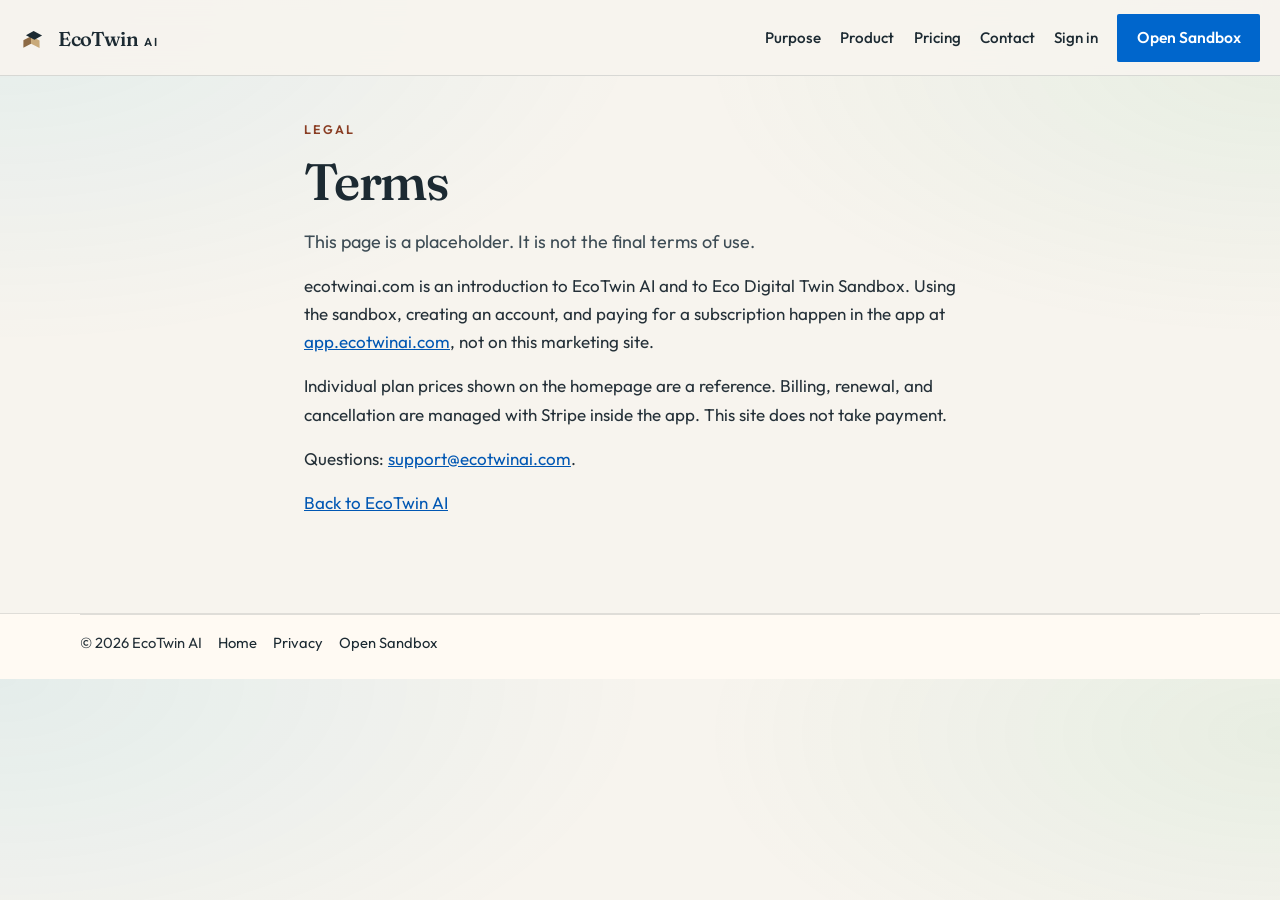
<file: terms.html>
<!DOCTYPE html>
<html lang="en">
  <head>
    <meta charset="utf-8">
    <meta name="viewport" content="width=device-width, initial-scale=1">
    <title>Terms — EcoTwin AI</title>
    <meta name="description" content="Terms placeholder for the EcoTwin AI marketing site. Product access and billing are handled in the app.">
    <link rel="canonical" href="https://ecotwinai.com/terms.html">
    <meta name="theme-color" content="#f7f4ee">
    <link rel="icon" href="favicon.svg" type="image/svg+xml">
    <link rel="preconnect" href="https://fonts.googleapis.com">
    <link rel="preconnect" href="https://fonts.gstatic.com" crossorigin>
    <link href="https://fonts.googleapis.com/css2?family=Fraunces:opsz,wght@9..144,500..650&family=Outfit:wght@400..600&display=swap" rel="stylesheet">
    <link rel="stylesheet" href="styles.css">
  </head>
  <body class="doc-page">
    <a class="skip" href="#content">Skip to content</a>
    <header class="site-header" data-header>
      <div class="bar">
        <a class="logo" href="index.html">
          <svg class="mark" viewBox="0 0 32 32" aria-hidden="true">
            <path d="M4 19.2 13 14.4 13 23.2 4 28Z" fill="#8d6a45"/>
            <path d="M13 14.4 23 19.4 23 28.2 13 23.2Z" fill="#c9aa7a"/>
            <path d="M7 13.2 16 8.2 26 13.6 17 18.6Z" fill="currentColor"/>
          </svg>
          <span>EcoTwin <span class="logo-ai">AI</span></span>
        </a>
        <a class="btn btn-primary header-cta" href="https://app.ecotwinai.com">Open Sandbox</a>
        <button class="nav-toggle" type="button" data-nav-toggle aria-expanded="false" aria-controls="site-nav">Menu</button>
        <nav class="site-nav" id="site-nav" data-nav aria-label="Primary">
          <a class="nav-link" href="index.html#purpose">Purpose</a>
          <a class="nav-link" href="index.html#product">Product</a>
          <a class="nav-link" href="index.html#pricing">Pricing</a>
          <a class="nav-link" href="index.html#contact">Contact</a>
          <a class="nav-link" href="https://app.ecotwinai.com/auth/login.html">Sign in</a>
          <a class="btn btn-primary" href="https://app.ecotwinai.com">Open Sandbox</a>
        </nav>
      </div>
    </header>
    <main id="content">
      <article class="narrow">
        <p class="eyebrow">Legal</p>
        <h1>Terms</h1>
        <p class="lede">This page is a placeholder. It is not the final terms of use.</p>
        <p>ecotwinai.com is an introduction to EcoTwin AI and to Eco Digital Twin Sandbox. Using the sandbox, creating an account, and paying for a subscription happen in the app at <a href="https://app.ecotwinai.com">app.ecotwinai.com</a>, not on this marketing site.</p>
        <p>Individual plan prices shown on the homepage are a reference. Billing, renewal, and cancellation are managed with Stripe inside the app. This site does not take payment.</p>
        <p>Questions: <a href="mailto:support@ecotwinai.com">support@ecotwinai.com</a>.</p>
        <p><a class="back" href="index.html">Back to EcoTwin AI</a></p>
      </article>
    </main>
    <footer class="site-footer">
      <div class="wrap legal-line">
        <span>© 2026 EcoTwin AI</span>
        <a href="index.html">Home</a>
        <a href="privacy.html">Privacy</a>
        <a href="https://app.ecotwinai.com">Open Sandbox</a>
      </div>
    </footer>
    <script src="main.js"></script>
  </body>
</html>
</file>
<file: styles.css>
:root {
  --ink: #1c2a32;
  --ink-soft: #243844;
  --paper: #f7f4ee;
  --paper-2: #fff1e6;
  --sky: #e5f4fc;
  --sage: #e5f6ec;
  --sand: #fff6e8;
  --text: #243038;
  --muted: #3d4c55;
  --blue: #0066cc;
  --blue-ink: #0057b3;
  --blue-deep: #0057b3;
  --copper: #8a3e24;
  --copper-line: #e07a45;
  --copper-bright: #c4552a;
  --line: rgba(28, 42, 50, 0.14);
  --header: 4.75rem;
  --wrap: 1120px;
  --serif: "Fraunces", "Iowan Old Style", Palatino, Georgia, serif;
  --sans: "Outfit", "Avenir Next", "Segoe UI", sans-serif;
}

*,
*::before,
*::after {
  box-sizing: border-box;
}

html {
  scroll-padding-top: 5.25rem;
}

body {
  margin: 0;
  background:
    radial-gradient(ellipse at 0% 0%, rgba(0, 150, 199, 0.08), transparent 36%),
    radial-gradient(ellipse at 100% 8%, rgba(46, 160, 90, 0.08), transparent 32%),
    var(--paper);
  color: var(--text);
  font-family: var(--sans);
  font-size: 1.0625rem;
  font-weight: 400;
  line-height: 1.65;
  text-rendering: optimizeLegibility;
}

img,
svg {
  max-width: 100%;
}

h1,
h2,
h3 {
  font-family: var(--serif);
  font-weight: 560;
  letter-spacing: -0.03em;
  line-height: 1.04;
  color: var(--ink);
  text-wrap: balance;
}

h1 {
  margin: 0;
  font-size: clamp(2.05rem, 2.4vw + 0.85rem, 3.35rem);
}

h2 {
  margin: 0;
  font-size: clamp(2.05rem, 2.4vw + 0.8rem, 3.25rem);
}

h3 {
  margin: 0;
  font-size: 1.45rem;
  line-height: 1.15;
}

p {
  margin: 0;
  text-wrap: pretty;
}

a {
  color: var(--blue-ink);
}

a:hover {
  color: #00498f;
}

:focus-visible {
  outline: 2px solid var(--blue);
  outline-offset: 3px;
}

::selection {
  background: #c4a574;
  color: var(--ink);
}

.skip {
  position: absolute;
  left: 1rem;
  top: -4rem;
  z-index: 80;
  background: var(--blue);
  color: #fff;
  padding: 0.65rem 1rem;
  text-decoration: none;
}

.skip:focus {
  top: 1rem;
}

.sr-only {
  position: absolute;
  width: 1px;
  height: 1px;
  padding: 0;
  margin: -1px;
  overflow: hidden;
  clip: rect(0, 0, 0, 0);
  white-space: nowrap;
  border: 0;
}

.wrap {
  width: min(var(--wrap), calc(100% - 3rem));
  margin-inline: auto;
}

.narrow {
  width: min(42rem, calc(100% - 3rem));
  margin-inline: auto;
}

.section {
  padding: clamp(4.5rem, 8vw, 7.25rem) 0;
}

.eyebrow {
  margin: 0 0 0.9rem;
  font-family: var(--sans);
  font-size: 0.78rem;
  font-weight: 600;
  letter-spacing: 0.16em;
  text-transform: uppercase;
  color: var(--copper);
}

.lede {
  max-width: 40rem;
  margin-top: 1.15rem;
  font-size: 1.125rem;
  color: var(--muted);
}

.site-header {
  position: fixed;
  inset: 0 0 auto 0;
  z-index: 40;
  color: var(--ink);
  background: rgba(247, 244, 238, 0.94);
  backdrop-filter: blur(14px);
  box-shadow: inset 0 -1px 0 var(--line);
}

.bar {
  display: flex;
  align-items: center;
  gap: 1rem;
  width: min(1240px, calc(100% - 2.5rem));
  margin-inline: auto;
  min-height: var(--header);
  padding: 0.85rem 0;
  transition: padding 0.25s ease;
}

.is-condensed .bar {
  padding: 0.45rem 0;
}

.logo {
  display: inline-flex;
  align-items: center;
  gap: 0.7rem;
  color: inherit;
  text-decoration: none;
  font-family: var(--serif);
  font-size: 1.25rem;
  font-weight: 560;
  letter-spacing: -0.03em;
  white-space: nowrap;
  flex-shrink: 0;
}

.logo-ai {
  font-family: var(--sans);
  font-size: 0.72rem;
  font-weight: 600;
  letter-spacing: 0.14em;
  margin-left: 0.15rem;
}

.mark {
  width: 1.7rem;
  height: 1.7rem;
  display: block;
}

.site-nav {
  display: flex;
  align-items: center;
  gap: 1.2rem;
  margin-left: auto;
}

.nav-link {
  color: inherit;
  text-decoration: none;
  font-size: 0.95rem;
  font-weight: 500;
}

.nav-link:hover {
  text-decoration: underline;
  text-underline-offset: 0.22em;
}

.nav-toggle {
  display: none;
}

.btn.header-cta {
  display: none;
}

.btn {
  display: inline-flex;
  align-items: center;
  justify-content: center;
  gap: 0.55rem;
  min-height: 3rem;
  padding: 0.65rem 1.15rem;
  border: 1px solid transparent;
  border-radius: 2px;
  font-family: var(--sans);
  font-size: 0.98rem;
  font-weight: 560;
  line-height: 1;
  text-decoration: none;
  white-space: nowrap;
  cursor: pointer;
}

.btn-primary {
  background: var(--blue);
  color: #fff;
}

.btn-primary:hover {
  background: var(--blue-deep);
  color: #fff;
}

.btn-primary:focus-visible {
  outline-color: var(--ink);
}

.btn-line {
  background: transparent;
  color: var(--paper);
  border-color: rgba(243, 239, 230, 0.42);
}

.btn-line:hover {
  background: rgba(243, 239, 230, 0.08);
  color: #fff;
}

.btn-ink {
  background: transparent;
  color: var(--ink);
  border-color: rgba(12, 20, 18, 0.28);
}

.btn-ink:hover {
  border-color: var(--ink);
  color: var(--ink);
  background: rgba(12, 20, 18, 0.04);
}

.arrow {
  width: 1rem;
  height: 1rem;
}

.hero {
  position: relative;
  padding: 6.75rem 0 0;
  background: linear-gradient(180deg, #f7fbfe 0%, var(--sky) 100%);
  color: var(--ink);
  overflow: hidden;
}

.hero-layout {
  display: grid;
  grid-template-columns: minmax(0, 0.92fr) minmax(0, 1.08fr);
  gap: clamp(1.5rem, 4vw, 3.5rem);
  align-items: end;
}

.hero-copy {
  padding-bottom: clamp(2rem, 5vw, 3.5rem);
}

.hero .eyebrow {
  color: #0d6d8c;
}

.hero h1 {
  color: var(--ink);
  max-width: 11em;
}

.hero h1 .line {
  display: block;
}

.hero .lede {
  max-width: 36rem;
  color: var(--muted);
}

.hero-photo {
  margin: 0;
}

.hero-photo img {
  display: block;
  width: 100%;
  height: min(70vh, 640px);
  object-fit: cover;
  border-radius: 18px 18px 0 0;
  box-shadow: 0 16px 40px rgba(20, 90, 130, 0.14);
}

.hero-actions {
  display: flex;
  flex-wrap: wrap;
  gap: 0.75rem;
  margin-top: 1.75rem;
}

.mass {
  transform-box: fill-box;
  transform-origin: center bottom;
  animation: rise 1.15s cubic-bezier(0.16, 0.84, 0.28, 1) both;
  animation-delay: var(--d, 0s);
}

@keyframes rise {
  from {
    opacity: 0;
    transform: translateY(42px);
  }
  to {
    opacity: 1;
    transform: none;
  }
}

.about-grid,
.product-grid {
  display: grid;
  grid-template-columns: minmax(0, 1.15fr) minmax(16rem, 0.85fr);
  gap: clamp(2rem, 5vw, 5rem);
  align-items: start;
}

.diffs {
  list-style: none;
  padding: 0;
  margin: clamp(2.5rem, 5vw, 4rem) 0 0;
  display: grid;
  gap: 1.6rem;
}

.diffs h3 {
  font-size: 1.28rem;
}

.diffs li {
  padding: 1.15rem 1.1rem 1.25rem;
  border-radius: 14px;
}

.diffs li:nth-child(1) { background: #e5f6ec; }
.diffs li:nth-child(2) { background: #e5f4fc; }
.diffs li:nth-child(3) { background: #fff1e6; }
.diffs li:nth-child(4) { background: #fff6c9; }

.diffs h3::before {
  content: "";
  display: block;
  width: 2rem;
  height: 2px;
  margin-bottom: 0.75rem;
  background: var(--copper-line);
}

.diffs p {
  margin-top: 0.45rem;
  color: var(--muted);
}

.audience {
  margin-top: 1.75rem;
  max-width: 38rem;
  color: var(--text);
}

.pipeline {
  list-style: none;
  padding: 2rem 0 0;
  margin: 0;
  display: grid;
  grid-template-columns: repeat(3, 1fr);
  gap: 1.5rem;
  position: relative;
}

.pipeline::before {
  content: "";
  position: absolute;
  top: 2.72rem;
  left: 0;
  right: 0;
  height: 1px;
  background: var(--line);
}

.pipeline li {
  position: relative;
  padding-top: 0.2rem;
}

.idx {
  display: inline-block;
  position: relative;
  z-index: 1;
  padding-right: 0.7rem;
  background: var(--paper);
  font-family: var(--serif);
  font-size: 0.95rem;
  letter-spacing: 0.08em;
  color: var(--copper);
}

.pipeline h3 {
  margin-top: 1rem;
  font-size: 1.55rem;
}

.pipeline p {
  margin-top: 0.45rem;
  color: var(--muted);
}

.product-cta {
  margin-top: 2rem;
}

.cap-list {
  margin-top: 2.5rem;
}

.cap {
  display: grid;
  grid-template-columns: minmax(9rem, 14rem) minmax(0, 1fr);
  gap: 1.5rem 2rem;
  padding: 1.7rem 0;
  border-top: 1px solid var(--line);
}

.cap:last-child {
  border-bottom: 1px solid var(--line);
}

.cap-label {
  margin: 0;
  font-family: var(--sans);
  font-size: 0.82rem;
  font-weight: 600;
  letter-spacing: 0.12em;
  text-transform: uppercase;
  color: var(--copper);
}

.cap h3 {
  font-size: 1.7rem;
}

.cap p {
  margin-top: 0.55rem;
  max-width: 42rem;
  color: var(--muted);
}

.formats {
  display: flex;
  flex-wrap: wrap;
  gap: 0.45rem 0.5rem;
  list-style: none;
  padding: 0;
  margin: 1rem 0 0;
}

.formats li {
  border: 1px solid var(--line);
  padding: 0.2rem 0.5rem;
  font-size: 0.92rem;
  letter-spacing: 0.01em;
  color: var(--ink);
}

.tint-sage { background: var(--sage); }
.tint-sky { background: var(--sky); }
.tint-sand { background: var(--sand); }
.tint-coral { background: var(--paper-2); }

.tint-sage .idx { background: var(--sage); }

.method {
  background: var(--paper-2);
}

.split {
  display: grid;
  grid-template-columns: minmax(0, 1.05fr) minmax(16rem, 0.95fr);
  gap: clamp(1.5rem, 4vw, 3.5rem);
  align-items: center;
}

.pair {
  display: grid;
  grid-template-columns: 1.15fr 0.85fr;
  gap: 1rem;
  margin-top: 2.25rem;
}

.figure {
  margin: 0;
}

.figure img {
  display: block;
  width: 100%;
  height: 420px;
  object-fit: cover;
  border-radius: 16px;
}

.pair .figure img {
  height: 320px;
}

.figure figcaption {
  margin-top: 0.55rem;
  color: var(--muted);
  font-size: 0.95rem;
}

.faq {
  display: grid;
  gap: 0;
  margin-top: 2rem;
}

.faq article {
  padding: 1.25rem 0;
  border-top: 1px solid var(--line);
}

.faq article:last-child {
  border-bottom: 1px solid var(--line);
}

.faq h3 {
  font-size: 1.35rem;
}

.faq p {
  max-width: 44rem;
  margin-top: 0.45rem;
  color: var(--muted);
}

.contact-form {
  display: grid;
  gap: 0.45rem;
  max-width: 36rem;
  margin-top: 1.6rem;
}

.contact-form label {
  margin-top: 0.7rem;
  font-weight: 560;
  color: var(--ink);
}

.contact-form input,
.contact-form textarea {
  width: 100%;
  margin: 0;
  padding: 0.8rem 0.9rem;
  border: 1px solid rgba(28, 42, 50, 0.22);
  border-radius: 12px;
  background: #fff;
  color: var(--ink);
  font: inherit;
  line-height: 1.45;
}

.contact-form textarea {
  min-height: 9rem;
  resize: vertical;
}

.contact-form input:focus-visible,
.contact-form textarea:focus-visible {
  outline: 2px solid var(--blue);
  outline-offset: 2px;
  border-color: var(--blue);
}

.contact-actions {
  margin-top: 0.8rem;
}

.contact-form button[disabled] {
  opacity: 0.7;
  cursor: progress;
}

.form-status {
  min-height: 1.5em;
  margin: 0.35rem 0 0;
}

.form-status.is-ok {
  color: #14633a;
}

.form-status.is-error {
  color: #9a3412;
}

.hp {
  position: absolute;
  left: -10000px;
  width: 1px;
  height: 1px;
  overflow: hidden;
}

.steps {
  display: grid;
  grid-template-columns: 1.25rem minmax(0, 1fr);
  gap: 1.25rem 1.5rem;
  margin-top: 2.75rem;
}

.steps-rail {
  position: relative;
  width: 2px;
  justify-self: center;
  background: rgba(12, 20, 18, 0.16);
}

.steps-fill {
  position: absolute;
  inset: 0;
  background: var(--blue);
  transform: scaleY(0.08);
  transform-origin: top center;
  transition: transform 0.45s ease;
}

.step-list {
  list-style: none;
  padding: 0;
  margin: 0;
  display: grid;
  gap: 2.4rem;
}

.step-kicker {
  margin-bottom: 0.45rem;
  font-size: 0.78rem;
  font-weight: 600;
  letter-spacing: 0.14em;
  text-transform: uppercase;
  color: var(--copper);
}

.step-list h3 {
  font-size: 2rem;
}

.step-list p:last-child {
  max-width: 40rem;
  margin-top: 0.6rem;
  color: var(--muted);
}

.band {
  background: var(--sky);
  color: var(--text);
}

.band h2,
.band h3,
.close h2 {
  color: var(--ink);
}

.band .eyebrow,
.close .eyebrow {
  color: #0d6d8c;
}

.band .lede {
  color: var(--muted);
}

.roadmap {
  list-style: none;
  padding: 0;
  margin: 2.75rem 0 0;
}

.roadmap li {
  display: grid;
  grid-template-columns: 4.25rem minmax(0, 1fr);
  gap: 0.5rem 1rem;
  padding: 1.3rem 0;
  border-top: 1px solid var(--line);
}

.roadmap li:last-child {
  border-bottom: 1px solid var(--line);
}

.num {
  font-family: var(--serif);
  font-size: 1.65rem;
  color: #9a3412;
}

.roadmap h3 {
  font-size: 1.55rem;
}

.roadmap p {
  margin-top: 0.35rem;
  max-width: 40rem;
}

.ahead {
  margin-top: 2.75rem;
  max-width: 40rem;
}

.ahead h3 {
  font-size: 1.35rem;
}

.ahead p {
  margin-top: 0.45rem;
}

.ahead ul {
  margin: 0.8rem 0 0;
  padding-left: 1.15rem;
}

.ahead li + li {
  margin-top: 0.35rem;
}

.plans {
  list-style: none;
  padding: 0;
  margin: 2.5rem 0 0;
  display: grid;
  grid-template-columns: repeat(4, minmax(0, 1fr));
  gap: 0.85rem;
  border: 0;
}

.plans li,
.plans li + li {
  padding: 1.35rem 1.2rem 1.45rem;
  border: 0;
  border-radius: 16px;
}

.plans li:nth-child(1) { background: #e5f4fc; }
.plans li:nth-child(2) { background: #e5f6ec; }
.plans li:nth-child(3) { background: #fff1e6; }
.plans li:nth-child(4) { background: #fff6c9; }

.plans h3 {
  font-family: var(--sans);
  font-size: 0.82rem;
  font-weight: 600;
  letter-spacing: 0.14em;
  text-transform: uppercase;
  color: var(--copper);
}

.price {
  display: flex;
  align-items: baseline;
  gap: 0.45rem;
  margin-top: 0.65rem;
  color: var(--ink);
}

.price strong {
  font-family: var(--serif);
  font-size: clamp(2.4rem, 3vw, 3.3rem);
  font-weight: 560;
  letter-spacing: -0.04em;
  line-height: 1;
}

.price span,
.plans li > p:last-child {
  color: var(--muted);
}

.plans li > p:last-child {
  margin-top: 0.35rem;
}

.price-actions {
  display: flex;
  flex-wrap: wrap;
  gap: 0.75rem;
  margin-top: 2rem;
}

.fine {
  margin-top: 1rem;
  max-width: 40rem;
  color: var(--muted);
  font-size: 0.98rem;
}

.close {
  background: var(--sage);
  color: var(--text);
  padding: clamp(4.5rem, 8vw, 7rem) 0 4.5rem;
}

.close .lede {
  color: var(--muted);
}

.close-actions {
  display: flex;
  flex-wrap: wrap;
  gap: 0.75rem;
  margin-top: 1.75rem;
}

.site-footer {
  background: #fffaf3;
  color: var(--text);
  padding: 0 0 1.5rem;
  border-top: 1px solid var(--line);
}

.foot-grid {
  display: grid;
  grid-template-columns: 1.4fr 1fr 1fr;
  gap: 2rem;
  padding: 2.25rem 0 1.5rem;
}

.site-footer .logo {
  color: var(--ink);
}

.foot-brand p {
  max-width: 22rem;
  margin-top: 0.8rem;
}

.site-footer h2 {
  font-family: var(--sans);
  font-size: 0.78rem;
  font-weight: 600;
  letter-spacing: 0.14em;
  text-transform: uppercase;
  color: #0d6d8c;
}

.site-footer ul {
  list-style: none;
  padding: 0;
  margin: 0.8rem 0 0;
}

.site-footer li + li {
  margin-top: 0.4rem;
}

.site-footer a {
  color: var(--ink);
  text-decoration: none;
}

.site-footer a:hover {
  color: var(--blue-ink);
  text-decoration: underline;
  text-underline-offset: 0.2em;
}

.legal-line {
  display: flex;
  flex-wrap: wrap;
  gap: 0.4rem 1rem;
  padding-top: 1rem;
  border-top: 1px solid var(--line);
  font-size: 0.92rem;
}

.doc-page main {
  padding: 7.5rem 0 4.5rem;
}

.doc-page h1 {
  font-size: clamp(2.4rem, 4vw, 3.5rem);
}

.doc-page p + p,
.doc-page ul {
  margin-top: 1rem;
}

.doc-page ul {
  padding-left: 1.15rem;
  color: var(--muted);
}

.doc-page .back {
  display: inline-block;
  margin-bottom: 1.5rem;
}

.js [data-reveal] {
  opacity: 0;
  transform: translateY(18px);
  transition: opacity 0.7s ease, transform 0.7s ease;
  transition-delay: var(--d, 0s);
}

.js [data-reveal].is-in {
  opacity: 1;
  transform: none;
}

@media (max-width: 980px) {
  .hero-layout,
  .split,
  .pair {
    grid-template-columns: 1fr;
  }

  .hero-photo img,
  .pair .figure img,
  .figure img {
    height: 280px;
    border-radius: 16px;
  }

  .hero {
    padding-bottom: 2rem;
  }
}

@media (max-width: 900px) {
  .nav-toggle {
    display: inline-flex;
    margin-left: 0.35rem;
    background: transparent;
    color: inherit;
    border: 1px solid currentColor;
    min-height: 2.6rem;
    padding: 0.4rem 0.75rem;
    font: inherit;
    font-size: 0.92rem;
    font-weight: 560;
    cursor: pointer;
  }

  .btn.header-cta {
    display: inline-flex;
    margin-left: auto;
    min-height: 2.6rem;
    padding: 0.4rem 0.75rem;
  }

  .site-nav {
    display: none;
    position: absolute;
    top: 100%;
    left: 0;
    right: 0;
    margin: 0;
    padding: 0.4rem 1.25rem 1.2rem;
    flex-direction: column;
    align-items: flex-start;
    gap: 0.85rem;
    background: var(--paper);
    color: var(--ink);
    box-shadow: 0 16px 30px rgba(12, 20, 18, 0.12);
  }

  .site-nav.is-open {
    display: flex;
  }

  .site-nav .btn {
    margin-left: 0;
  }

  .about-grid,
  .product-grid,
  .foot-grid,
  .plans {
    grid-template-columns: 1fr 1fr;
  }

  .foot-brand {
    grid-column: 1 / -1;
  }
}

@media (max-width: 720px) {
  .wrap,
  .bar {
    width: min(var(--wrap), calc(100% - 2rem));
  }

  .pipeline,
  .cap,
  .plans,
  .about-grid,
  .product-grid,
  .foot-grid,
  .roadmap li {
    grid-template-columns: 1fr;
  }

  .pipeline::before {
    display: none;
  }

  .plans li,
  .plans li + li {
    padding: 1.15rem 0;
    border-left: 0;
    border-top: 1px solid var(--line);
  }

  .plans {
    border-top: 0;
  }

  .logo {
    font-size: 1.05rem;
    gap: 0.4rem;
  }

  .diffs {
    grid-template-columns: 1fr;
  }
}

@media (min-width: 721px) {
  .diffs {
    grid-template-columns: 1fr 1fr;
    gap: 1.75rem 2.5rem;
  }
}

@media (min-width: 980px) {
  .diffs {
    grid-template-columns: repeat(4, minmax(0, 1fr));
  }
}

@media (prefers-reduced-motion: reduce) {
  html {
    scroll-behavior: auto;
  }

  .mass,
  .bar,
  .steps-fill,
  .js [data-reveal] {
    animation: none;
    transition: none;
    opacity: 1;
    transform: none;
  }
}

@media (prefers-reduced-motion: no-preference) {
  html {
    scroll-behavior: smooth;
  }
}
</file>
